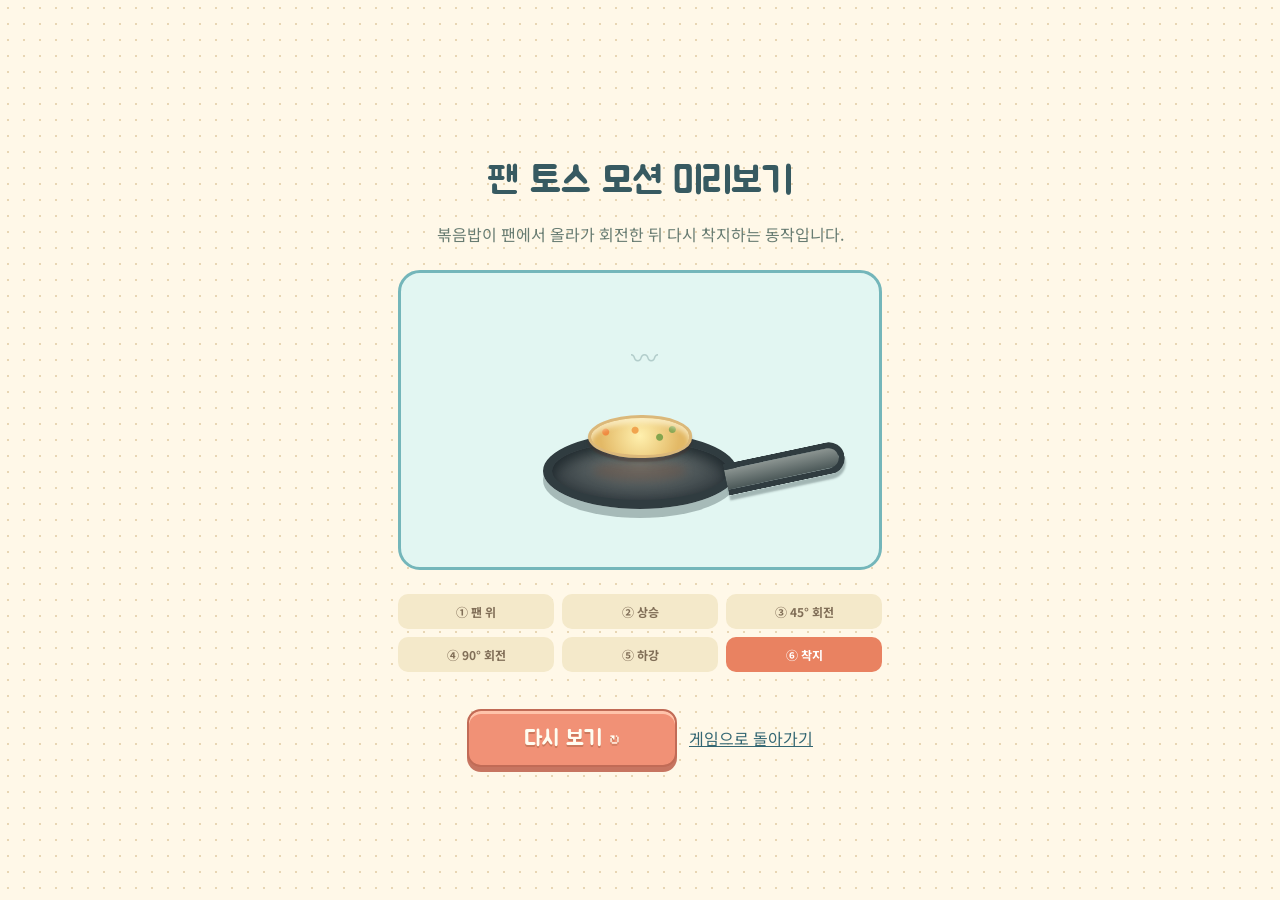
<file: motion-preview.html>
<!doctype html>
<html lang="ko">
<head>
  <meta charset="utf-8">
  <meta name="viewport" content="width=device-width, initial-scale=1">
  <title>팬 토스 모션 미리보기</title>
  <link rel="stylesheet" href="style.css">
  <link rel="stylesheet" href="game-expanded.css?v=3">
  <style>
    body{min-height:100vh;display:grid;place-items:center;padding:24px}
    main{width:min(540px,100%);text-align:center}
    h1{margin-bottom:8px}
    p{color:#687c72}
    .preview-board{height:300px;display:grid;place-items:center;margin:24px 0;border:3px solid #74b6ba;border-radius:22px;background:#e2f6f2;overflow:hidden}
    .preview-board .flip-scene{margin-top:18px}
    .motion-steps{display:grid;grid-template-columns:repeat(3,1fr);gap:8px;margin:0;padding:0;list-style:none}
    .motion-steps li{padding:9px 5px;border-radius:10px;background:#f4e9ca;color:#806e57;font-size:12px;font-weight:700}
    .motion-steps li.active{background:#e98261;color:white}
    .controls{display:flex;justify-content:center;gap:12px;margin-top:24px}
    .controls a{align-self:center;color:#346773}
  </style>
</head>
<body>
  <main>
    <h1>팬 토스 모션 미리보기</h1>
    <p>볶음밥이 팬에서 올라가 회전한 뒤 다시 착지하는 동작입니다.</p>
    <div class="preview-board">
      <div class="flip-scene recipe-motion-0" id="motion-scene">
        <span class="toss-shadow" aria-hidden="true"></span>
        <div class="flying-food food-0" role="img" aria-label="팬에서 뒤집히는 볶음밥">🍚</div>
        <span class="landing-ring" aria-hidden="true"></span>
        <div class="pan pan-illustration" aria-hidden="true"></div>
        <span class="steam">〰</span>
      </div>
    </div>
    <ol class="motion-steps" id="motion-steps">
      <li>① 팬 위</li><li>② 상승</li><li>③ 45° 회전</li>
      <li>④ 90° 회전</li><li>⑤ 하강</li><li>⑥ 착지</li>
    </ol>
    <div class="controls"><button class="primary" id="replay" type="button">다시 보기 ↻</button><a href="./index.html">게임으로 돌아가기</a></div>
  </main>
  <script src="motion-system.js?v=3"></script>
  <script>
    const scene=document.getElementById('motion-scene');
    const steps=[...document.querySelectorAll('#motion-steps li')];
    let timers=[];
    function replay(){
      timers.forEach(clearTimeout);timers=[];
      CookingMotion.play(scene,{scene:'pan',action:'toss'},'perfect');
      [0,320,545,755,1005,1230].forEach((time,index)=>timers.push(setTimeout(()=>steps.forEach((item,i)=>item.classList.toggle('active',i===index)),time)));
    }
    document.getElementById('replay').addEventListener('click',replay);
    replay();
  </script>
</body>
</html>
</file>
<file: style.css>
@import url('https://fonts.googleapis.com/css2?family=Jua&family=Noto+Sans+KR:wght@400;500;600;700;800&display=swap');
:root{font-family:'Noto Sans KR',sans-serif;color:#344a60;background:#fff8e8;font-synthesis:none}*{box-sizing:border-box}body{margin:0;background-image:radial-gradient(#e8d6b4 1px,transparent 1px);background-size:16px 16px}button,a{-webkit-tap-highlight-color:transparent}button{font:inherit;cursor:pointer}button:focus-visible,a:focus-visible{outline:4px solid #317fbb;outline-offset:4px}button:disabled{cursor:default;opacity:.7}header{max-width:1220px;margin:auto;padding:25px 28px 18px;display:flex;align-items:center;justify-content:space-between}.brand{display:flex;gap:10px;align-items:center;font-family:Jua,sans-serif;color:#245f69;text-decoration:none;font-size:29px;line-height:1}.brand small{display:block;font-size:12px;text-align:center;margin-top:8px;letter-spacing:3px}.brand-icon{font-size:37px}.header-actions{display:flex;gap:22px;align-items:center}.lesson-tag{font-size:13px;color:#8c897b}.small-button,.secondary{background:#fffdf4;border:2px solid #668e98;border-radius:12px;box-shadow:0 3px #cedddd;color:#346773;padding:10px 15px;font-size:14px;font-weight:700}main{max-width:1200px;margin:auto;padding:16px 28px 0}.lesson-heading{display:flex;justify-content:space-between;align-items:center;margin-bottom:24px}.eyebrow{font-size:11px;font-weight:800;letter-spacing:2px;color:#af9271}h1{font:38px Jua,sans-serif;margin:9px 0 0;color:#375a61}h1 em{font-style:normal;color:#e9785d}.difficulty{font-size:12px;color:#988572;text-align:right}.difficulty strong{display:block;font-size:21px;color:#efa344;margin-top:6px;letter-spacing:3px}.difficulty strong span{font:12px 'Noto Sans KR',sans-serif;letter-spacing:0;color:#687c72}.kitchen-shell{border:3px solid #4e828c;border-radius:25px;background:#f8fff8;box-shadow:0 8px 0 #b7d3cf,0 14px 30px #3a626512;overflow:hidden}.shell-top{background:#77bdba;padding:12px 22px;display:flex;justify-content:space-between;color:#fffdf1;font-size:13px;font-weight:700;border-bottom:3px solid #4e828c}.lights{letter-spacing:5px;color:#ffe4a2}.screens{display:grid;grid-template-columns:300px minmax(0,1fr);gap:20px;padding:22px}.coach-screen{border:2px solid #d89092;border-radius:17px;background-color:#ffd7d4;background-image:linear-gradient(90deg,#ffffff40 50%,transparent 50%),linear-gradient(#ffffff40 50%,transparent 50%);background-size:36px 36px;padding:15px;position:relative;overflow:hidden}.coach-top{display:flex;justify-content:space-between;font-size:13px;font-weight:800;color:#ae686d}.speech{position:relative;background:#fffdf1;border:2px solid #d59691;box-shadow:0 4px #e7ada5;border-radius:18px;margin-top:14px;padding:13px 14px;z-index:2}.speech:after{content:'';position:absolute;width:15px;height:15px;bottom:-10px;left:50%;background:#fffdf1;transform:rotate(45deg);border-right:2px solid #d59691;border-bottom:2px solid #d59691}#coach-name{font-size:11px;color:#ba7d74}.speech p{font:20px/1.5 Jua,sans-serif;color:#73595b;margin:7px 0 0;min-height:60px}.mascot-wrap{position:relative;height:220px;margin-top:10px;display:flex;justify-content:center;align-items:center}#mascot{height:230px;width:230px;object-fit:contain;animation:breathe 3s ease-in-out infinite}.sparkle{position:absolute;color:#fffef0;font-size:30px;text-shadow:0 2px #dfa67b}.one{left:0;top:40px}.two{right:0;top:120px}.notebook{position:relative;background:#fffef2;border:2px solid #c28d79;border-radius:12px;padding:14px;margin-top:8px;box-shadow:0 4px #e3b3a0}.note-label{font:16px Jua,sans-serif;color:#8e7264;border-bottom:1px dashed #cfb79d;padding-bottom:9px}.menu-preview{display:flex;align-items:center;gap:10px;padding:12px 0}.menu-preview img{width:87px;height:87px;object-fit:cover;border-radius:50%;border:3px solid #efdec1}.menu-preview strong{font:18px/1.5 Jua,sans-serif}.menu-preview span{display:block;font-size:10px;margin-top:4px;color:#9b8d76}.score-line{border-top:1px dashed #cfb79d;padding-top:9px;display:flex;justify-content:space-between;align-items:center;font-size:12px;color:#9a8170}.score-line b{font:30px Jua,sans-serif;color:#e68454}.work-screen{min-width:0}.steps{display:flex;justify-content:center;gap:25px;margin-bottom:16px}.steps>span{display:flex;gap:7px;align-items:center;font-size:13px;font-weight:700;color:#a9b7ad}.steps i{font-style:normal;border-radius:50%;background:#e8eee4;display:grid;place-items:center;width:26px;height:26px}.steps .active{color:#d87842}.steps .active i{color:#fff;background:#ed9c55;box-shadow:0 2px #bc703f}.steps .done{color:#4d9e92}.steps .done i{background:#d3eee0}.task-banner{display:flex;align-items:center;gap:13px;background:#ffdc82;border:2px solid #d8a257;border-radius:14px;padding:12px 17px;box-shadow:inset 0 3px #ffedb6,0 3px #efd4a6}#task-icon{font-size:32px}#stage-tag{font-size:11px;color:#947339}h2{font:24px Jua,sans-serif;margin:4px 0;color:#665333}.counter{margin-left:auto;background:#fff5ce;border:1px solid #e4be70;border-radius:9px;padding:8px;font-size:12px;white-space:nowrap;font-weight:800}.workspace{margin-top:17px;padding:17px 17px 0;background:#ffe7a5;border:2px solid #e5bc77;border-radius:16px;box-shadow:inset 0 4px #fff0c6}.board{position:relative;min-height:278px;background:#e2f6f2;border:3px solid #74b6ba;border-radius:21px;box-shadow:0 6px #d4af6c;overflow:hidden;touch-action:none;user-select:none}.board-head{position:absolute;top:13px;left:16px;right:16px;display:flex;justify-content:space-between;font-size:11px;font-weight:700;color:#83aaa5;pointer-events:none}.scene{height:238px;display:flex;justify-content:center;align-items:center;flex-direction:column}.ready-food{display:flex;gap:20px;padding-top:30px;font-size:65px;filter:drop-shadow(0 6px 0 #2d6d6610)}.ready-food span{display:block;animation:breathe 2.8s ease-in-out infinite}.ready-food span:nth-child(2){animation-delay:.5s}.ready-food span:nth-child(3){animation-delay:1s}.ready-copy{text-align:center;font:17px/1.6 Jua,sans-serif;color:#76a29c;margin:10px 0}.ready-copy strong{font-size:22px;color:#427b77}.gesture{position:relative;text-align:center;font-size:12px;color:#61938e;padding:0 10px 12px;pointer-events:none}.ingredient-tray{display:flex;justify-content:center;gap:7px;align-items:center;flex-wrap:wrap;padding:15px 0 12px}.ingredient-tray>span:not(.tray-label){font-size:12px;background:#fff7d9;padding:6px 8px;border:1px solid #edce8c;border-radius:8px;color:#94734a}.tray-label{font-size:10px;color:#b18a54;margin-right:3px}.ingredient-tray>span.used{opacity:.5}.controls{text-align:center;padding-top:13px}#feedback{font-size:14px;color:#6a8e7a;min-height:22px}.meter{height:24px;position:relative;max-width:370px;margin:15px auto 17px;background:#e9dfc6;border:3px solid #fff;outline:2px solid #bfcdba;border-radius:14px}.sweetspot{position:absolute;left:36%;width:28%;height:100%;background:#93c895}.meter-label{position:absolute;left:0;right:0;text-align:center;color:#365b3e;font-size:10px;line-height:18px}#needle{position:absolute;width:6px;height:32px;top:-7px;left:0;background:#d97655;border:2px solid white;border-radius:5px;box-shadow:0 1px 3px #0003}.action-row{display:flex;gap:12px;justify-content:center;align-items:center;margin-top:14px}.primary{font:22px Jua,sans-serif;padding:13px 27px;min-width:210px;border:2px solid #c16b56;border-radius:14px;background:#f19176;box-shadow:inset 0 3px #ffc3aa,0 5px #c77561;color:#fffdf1;text-shadow:0 2px #cc795d}.primary span{font-size:15px;margin-left:20px}.primary:active,.secondary:active,.small-button:active{transform:translateY(3px);box-shadow:none}#hint{font-size:11px;color:#97a597;margin:12px 0 0}.shell-bottom{display:flex;justify-content:space-between;border-top:1px dashed #b2ccbf;padding:13px 22px;color:#92a99a;font-size:11px}.shell-bottom span:last-child{font-size:9px;letter-spacing:1px}footer{display:flex;justify-content:space-between;color:#baa88a;font-size:10px;letter-spacing:1px;padding:24px 0}.food-actor{font-size:112px;position:relative;display:block;animation:breathe 3s ease-in-out infinite;filter:drop-shadow(0 8px 0 #507b6915);line-height:1.3;z-index:1}.knife{position:absolute;font-size:64px;left:calc(50% + 35px);top:57px;rotate:-28deg;z-index:3;pointer-events:none}.cut-guide{position:absolute;top:75px;left:50%;height:113px;border-left:3px dashed #ffffffbd;z-index:2;pointer-events:none}.food-piece{position:absolute;font-size:32px;left:50%;top:48%;z-index:4;pointer-events:none}.pan-scene{position:relative;width:260px;height:190px;margin-top:20px;display:grid;place-items:center}.pan-scene>.food-actor{font-size:160px}.pan-bit{position:absolute;font-size:31px;z-index:2}.pan-bit:nth-child(2){left:74px;top:50px}.pan-bit:nth-child(3){left:118px;top:75px}.pan-bit:nth-child(4){left:145px;top:37px}.steam{position:absolute;top:24px;left:41%;font-size:27px;opacity:.4;animation:steam 2s infinite;color:#6d9292}#drawing{width:100%;height:auto;max-height:238px;object-fit:contain;touch-action:none;cursor:crosshair}#drawing:not([hidden]){display:block}.result-image{width:145px;height:125px;object-fit:cover;border-radius:20px;margin-top:28px;border:3px solid white}.stars{font-size:30px;color:#e9b242;letter-spacing:5px}.result-title{font:21px Jua,sans-serif;margin:4px}.celebrate{animation:celebrate .6s ease-out}.confetti{position:absolute;top:-10px;width:9px;height:15px;background:#ee897a;pointer-events:none;animation:confetti 2s ease-in forwards}@keyframes breathe{0%,100%{transform:translateY(0) rotate(-2deg)}50%{transform:translateY(-7px) rotate(2deg)}}@keyframes steam{0%{translate:0 12px;opacity:0}50%{opacity:.5}100%{translate:0 -25px;opacity:0}}@keyframes celebrate{50%{transform:translateY(-18px) rotate(8deg)}}@keyframes confetti{to{transform:translateY(310px) rotate(420deg);opacity:0}}[hidden]{display:none!important}@media(max-width:900px){.screens{grid-template-columns:240px minmax(0,1fr);gap:14px;padding:15px}.coach-screen{padding:12px}.mascot-wrap{height:200px}#mascot{width:205px;height:205px}.speech p{font-size:18px}.menu-preview{flex-direction:column;text-align:center}.menu-preview strong br{display:none}.menu-preview img{width:70px;height:70px}.workspace{padding:12px 12px 0}h2{font-size:21px}.task-banner{gap:8px;padding:10px}.counter{font-size:10px}.steps{gap:18px}}@media(max-width:680px){header{padding:18px}.brand{font-size:25px}.brand-icon{font-size:30px}.lesson-tag{display:none}main{padding:10px 12px 0}.lesson-heading{padding:0 7px;margin-bottom:18px}h1{font-size:28px}.eyebrow{font-size:9px}.difficulty{display:none}.screens{display:flex;flex-direction:column;padding:12px}.coach-screen{height:155px;padding:12px;overflow:hidden}.coach-top{width:60%;font-size:11px}.speech{width:64%;margin-top:8px;padding:9px 11px}.speech p{font-size:17px;min-height:42px;margin-top:3px}.speech:after{left:auto;right:-9px;top:26px;rotate:-90deg}#coach-name{font-size:10px}.mascot-wrap{position:absolute;right:-5px;top:-13px;width:38%;height:180px}#mascot{width:165px;height:165px;max-width:100%;object-fit:contain}.sparkle{display:none}.notebook{position:absolute;right:5px;bottom:4px;padding:3px 10px;border:0;border-radius:20px;box-shadow:none;background:#fff3dedb}.note-label,.menu-preview{display:none}.score-line{border:0;padding:0;gap:8px}.score-line span{font-size:9px}.score-line b{font-size:21px}.steps{margin-top:4px;margin-bottom:12px}.board{min-height:265px}.scene{height:225px}.task-banner{padding:10px 12px}h2{font-size:21px}.shell-top{padding:10px 14px;font-size:11px}.shell-bottom{justify-content:center;padding:12px 6px;font-size:10px}.shell-bottom span:last-child{display:none}.primary{min-width:180px;font-size:21px}.secondary{font-size:12px;padding:11px}.controls{padding-bottom:10px}footer{font-size:8px;gap:10px}.ingredient-tray{gap:4px}.tray-label{display:none}#feedback{font-size:12px}.meter{max-width:85%}}@media(prefers-reduced-motion:reduce){*,*:before,*:after{animation:none!important;transition:none!important}}
</file>
<file: game-expanded.css>
.recipe-picker{display:grid;grid-template-columns:repeat(5,1fr);gap:6px;margin-bottom:10px}
.recipe-card{min-width:0;border:2px solid #d8b66d;border-radius:10px;background:#fff7d7;color:#796446;padding:7px 3px;font-size:10px;font-weight:800;line-height:1.25;box-shadow:0 2px #ddb977}
.recipe-card span{display:block;font-size:22px;margin-bottom:2px}
.recipe-card .dish-thumb{font-size:0;margin:0 auto 3px}
.recipe-card.selected{background:#e9725f;border-color:#a94e48;color:white;box-shadow:0 3px #a94e48}
.recipe-card:disabled{opacity:.65;cursor:default}
.menu-emoji{display:grid;place-items:center;flex:0 0 78px;width:78px;height:78px;border-radius:50%;background:#fff2cb;border:3px solid #efdec1;font-size:45px}
.dish-art{background-image:url('food-sprite-v1.png');background-repeat:no-repeat;background-size:400% 200%;background-color:transparent}
.dish-0{background-position:0 0}.dish-1{background-position:33.333% 0}.dish-2{background-position:66.667% 0}.dish-3{background-position:100% 0}.dish-4{background-position:0 100%}.dish-5{background-position:33.333% 100%}.dish-6{background-position:66.667% 100%}.dish-7{background-position:100% 100%}
.dish-thumb{width:48px;height:34px;border-radius:7px;display:block}.menu-image{display:block;flex:0 0 78px;width:78px;height:78px;border-radius:50%;border:3px solid #efdec1;background-color:#fff2cb}.result-art{display:block;width:190px;height:190px;aspect-ratio:1;margin:13px auto 3px;background-size:400% 200%;background-color:#fff8dc;border-radius:18px;filter:drop-shadow(0 7px 0 #507b6915)}
.ready-dish{font-size:98px;margin-top:23px;filter:drop-shadow(0 8px 0 #507b6915);animation:breathe 2.8s ease-in-out infinite}
.chop-arena{position:relative;width:250px;height:190px;margin-top:30px;display:grid;place-items:center;--cut-progress:0}
.chop-food{font-size:112px;filter:drop-shadow(0 9px 0 #507b6915);transition:translate .08s,rotate .08s}
.chop-food.cut-bounce{animation:cut-bounce .14s ease-out}.cut-line{position:absolute;left:50%;top:28px;height:135px;border-left:3px dashed #d9957b;opacity:.8;transform:rotate(6deg)}.cut-pile{position:absolute;inset:0;pointer-events:none}.slice-chip{position:absolute;font-size:23px;animation:slice-fall .42s ease-out;filter:drop-shadow(0 2px 0 #47766b33)}
.ingredient-cut-art{position:relative;width:230px;height:170px;--whole-offset:0px;--pieces-offset:22px;--pieces-scale:.65;filter:drop-shadow(0 7px 0 #507b6915)}.ingredient-whole,.ingredient-pieces{position:absolute;inset:0;background-image:url('ingredient-cut-sprite-v1.png');background-repeat:no-repeat;background-size:400% 200%;transition:opacity .18s ease,transform .18s ease}.ingredient-whole{clip-path:inset(0 50% 0 0);opacity:calc(1 - var(--cut-progress));transform:translateX(var(--whole-offset))}.ingredient-pieces{clip-path:inset(0 0 0 50%);opacity:var(--cut-progress);transform:translate(var(--pieces-offset),-10px) scale(var(--pieces-scale));transform-origin:66% 59%}.ingredient-cut-0 .ingredient-whole,.ingredient-cut-0 .ingredient-pieces{background-position:0 0}.ingredient-cut-1 .ingredient-whole,.ingredient-cut-1 .ingredient-pieces{background-position:33.333% 0}.ingredient-cut-2 .ingredient-whole,.ingredient-cut-2 .ingredient-pieces{background-position:66.667% 0}.ingredient-cut-3 .ingredient-whole,.ingredient-cut-3 .ingredient-pieces{background-position:100% 0}.ingredient-cut-4 .ingredient-whole,.ingredient-cut-4 .ingredient-pieces{background-position:0 100%}.ingredient-cut-5 .ingredient-whole,.ingredient-cut-5 .ingredient-pieces{background-position:33.333% 100%}.ingredient-cut-6 .ingredient-whole,.ingredient-cut-6 .ingredient-pieces{background-position:66.667% 100%}.ingredient-cut-7 .ingredient-whole,.ingredient-cut-7 .ingredient-pieces{background-position:100% 100%}.ingredient-cut-art.cut-bounce{animation:cut-art-bounce .18s ease-out}.real-slice{position:absolute;width:12px;height:9px;border-radius:3px;background:var(--slice-color,#e97845);border:1px solid #fff8;animation:real-slice-pop .42s ease-out;box-shadow:0 2px 1px #47766b33}
.chop-knife{position:absolute;right:42px;top:15px;font-size:72px;rotate:-32deg;transform-origin:20% 90%}
.chop-knife.strike{animation:knife-strike .13s ease-out}
.flip-scene{position:relative;width:290px;height:220px;margin-top:20px;display:grid;place-items:center}
.flip-scene .pan{position:absolute;bottom:8px;font-size:150px;transform-origin:75% 70%;z-index:1}
.flying-food{position:absolute;bottom:77px;font-size:70px;z-index:3;filter:drop-shadow(0 6px 2px #31534a22)}
.flip-scene .steam{top:18px;left:47%;z-index:4}
.pan-food{position:absolute;bottom:42px;left:50%;width:126px;height:48px;z-index:2}.pan-food span{position:absolute;font-size:27px;filter:drop-shadow(0 3px 0 #365c5418)}.pan-food span:first-child{left:12px;top:8px}.pan-food span:last-child{right:12px;top:0}.pan-food.ingredients-jump{animation:ingredients-jump .62s ease-out}.pan-food.ingredients-shake{animation:ingredients-shake .45s ease-out}
.flying-food.flip-perfect{animation:food-flip-perfect .62s cubic-bezier(.2,.8,.3,1)}
.flying-food.flip-good{animation:food-flip-good .62s ease-out}
.flying-food.flip-miss{animation:food-flip-miss .5s ease-out}
.pan.pan-scoop{animation:pan-scoop .62s ease-out}
.pan.pan-wobble{animation:pan-wobble .45s ease-out}
.water-scene{position:relative;width:280px;height:205px;margin-top:22px}.water-pot{position:absolute;left:50%;bottom:14px;width:178px;height:145px;translate:-50% 0;overflow:hidden;border-radius:26px 26px 45px 45px;z-index:2}.water-pot-emoji{position:absolute;left:50%;bottom:-9px;translate:-50% 0;font-size:145px;line-height:1;z-index:2}.water-fill{position:absolute;left:38px;right:38px;bottom:37px;height:52%;background:linear-gradient(#b8eff0,#5bc3cd);border:3px solid #317fbb;border-radius:50% 50% 18px 18px;z-index:1;transform-origin:bottom;transform:scaleY(.75);transition:transform .28s ease}.water-surface{position:absolute;left:30px;right:30px;bottom:93px;height:28px;border-radius:50%;background:#7fdbdf;border:3px solid #317fbb;z-index:3;transform:scaleX(.85);transition:transform .28s ease}.water-pour{position:absolute;left:79px;top:10px;font-size:32px;opacity:.25;z-index:5;animation:water-drop 1.15s ease-in infinite}.water-pour-two{left:177px;top:28px;animation-delay:.45s}.water-gauge{position:absolute;right:0;top:47px;width:93px;padding:7px 7px 8px;border-radius:10px;background:#fff8dc;border:2px solid #d8a257;color:#8e6d46;font-size:10px;text-align:center;z-index:6}.water-gauge i{display:block;height:10px;margin:5px 0;background:linear-gradient(90deg,#e68165 0 36%,#8bd08f 36% 68%,#e68165 68%);border-radius:8px}.water-gauge b{font-size:9px;color:#4c956f}.water-scene.water-success .water-fill{transform:scaleY(1)}.water-scene.water-success .water-surface{transform:scaleX(1.02)}.water-scene.water-success .water-pour{opacity:1;animation-duration:.45s}.water-scene.water-miss{animation:ingredients-shake .45s ease-out}
.egg-scene{position:relative;width:220px;height:205px;margin-top:24px;display:flex;flex-direction:column;align-items:center;justify-content:center}
.egg{font-size:95px;z-index:2;transform-origin:50% 100%}
.bowl{font-size:100px;margin-top:-25px}
.egg.egg-crack{animation:egg-crack .6s ease-out}
.egg.egg-wobble{animation:pan-wobble .4s ease-out}
.skill-scene{position:relative;width:220px;height:205px;margin-top:24px;display:grid;place-items:center}.skill-visual{font-size:100px;filter:drop-shadow(0 8px 0 #507b6915)}.skill-target{position:absolute;inset:25px;border:3px dashed #8cc8bc;border-radius:50%;color:#8cc8bc;font-size:26px;display:grid;place-items:center}.skill-visual.skill-hit{animation:skill-hit .52s ease-out}.skill-visual.skill-wobble{animation:pan-wobble .4s ease-out}.skill-visual.skill-holding{animation:skill-holding 1.1s ease-in-out infinite}.hold-mode .skill-target{border-color:#e6a34b;animation:target-pulse 1.1s ease-in-out infinite}
.active-cook-scene{position:relative;width:300px;height:220px;margin-top:17px;isolation:isolate;--cook-progress:0}
.cook-vessel{position:absolute;left:50%;bottom:13px;width:230px;height:145px;translate:-50% 0;transform-origin:62% 76%;z-index:3}
.vessel-emoji{position:absolute;inset:auto 0 0;display:block;font-size:146px;line-height:1;text-align:center;filter:drop-shadow(0 8px 3px #31534a22)}
.cook-surface{position:absolute;left:54px;top:43px;width:116px;height:66px;border-radius:50%;background-size:400% 200%;opacity:calc(.5 + var(--cook-progress)*.5);filter:saturate(calc(.7 + var(--cook-progress)*.5));transform:perspective(90px) rotateX(48deg);z-index:2;box-shadow:inset 0 0 0 3px #fff8}
.cook-utensil{position:absolute;right:34px;top:12px;font-size:75px;transform:rotate(-34deg);transform-origin:42% 88%;z-index:8;filter:drop-shadow(0 5px 2px #31534a20)}
.cook-morsel{position:absolute;z-index:5;font-size:25px;filter:drop-shadow(0 2px 1px #31534a2b);transition:opacity .25s}.morsel-a{left:72px;top:56px}.morsel-b{left:112px;top:48px}.morsel-c{left:145px;top:64px}
.sizzle-dot{position:absolute;width:7px;height:7px;border:2px solid #fff8c9;border-radius:50%;z-index:6;opacity:.8}.dot-a{left:96px;top:50px}.dot-b{left:132px;top:72px}.dot-c{left:160px;top:47px}
.steam-streams{position:absolute;left:73px;top:5px;width:145px;height:90px;z-index:2}.steam-streams i,.heat-steam i{position:absolute;bottom:0;width:9px;height:58px;border-left:5px solid #fff9;border-radius:50%;animation:cook-steam 2s ease-in-out infinite}.steam-streams i:nth-child(1),.heat-steam i:nth-child(1){left:24px}.steam-streams i:nth-child(2),.heat-steam i:nth-child(2){left:68px;animation-delay:.55s}.steam-streams i:nth-child(3),.heat-steam i:nth-child(3){left:110px;animation-delay:1.05s}
.heat-glow{position:absolute;left:66px;bottom:16px;width:154px;height:37px;display:flex;justify-content:center;gap:4px;z-index:1}.heat-glow i,.heat-flames i{width:26px;height:32px;background:#ff9d3f;border-radius:55% 45% 60% 40%;transform:rotate(45deg);animation:flame-flicker .55s ease-in-out infinite alternate;box-shadow:0 0 14px #ffb23f99}.heat-glow i:nth-child(2),.heat-flames i:nth-child(2){animation-delay:.18s;background:#ffcb52}.heat-glow i:nth-child(3),.heat-flames i:nth-child(3){animation-delay:.34s}
.action-caption{position:absolute;left:50%;bottom:0;translate:-50% 0;padding:4px 10px;border-radius:12px;background:#fff8d9;color:#97713d;font-size:10px;font-weight:800;z-index:9}
.active-cook-scene.cook-perfect .cook-utensil,.active-cook-scene.cook-good .cook-utensil{animation:utensil-stir .72s cubic-bezier(.25,.8,.25,1)}.active-cook-scene.cook-perfect .cook-surface,.active-cook-scene.cook-good .cook-surface{animation:food-fold .72s ease-out}.active-cook-scene.cook-perfect .cook-morsel,.active-cook-scene.cook-good .cook-morsel{animation:morsel-fold .72s ease-in-out}.active-cook-scene.tossing.cook-perfect .cook-vessel,.active-cook-scene.tossing.cook-good .cook-vessel{animation:vessel-toss .72s ease-out}.active-cook-scene.tossing.cook-perfect .cook-surface,.active-cook-scene.tossing.cook-good .cook-surface{animation:food-toss .72s cubic-bezier(.2,.8,.3,1)}.active-cook-scene.cook-miss .cook-vessel{animation:ingredients-shake .45s ease-out}.active-cook-scene.cook-miss .cook-utensil{animation:utensil-miss .45s ease-out}
.heat-scene{position:relative;width:260px;height:205px;margin-top:24px;isolation:isolate}.heat-pot{position:absolute;left:50%;bottom:12px;translate:-50% 0;font-size:142px;z-index:3;filter:drop-shadow(0 7px 3px #31534a22)}.heat-surface{position:absolute;left:72px;top:64px;width:116px;height:62px;border-radius:50%;background-size:400% 200%;transform:perspective(85px) rotateX(52deg);z-index:4;filter:saturate(.8)}.heat-flames{position:absolute;left:76px;bottom:11px;width:108px;display:flex;justify-content:center;gap:0;z-index:1}.heat-flames i{width:24px;height:28px;opacity:.48;animation-duration:.7s}.heat-steam{position:absolute;left:56px;top:1px;width:148px;height:82px;opacity:.45;z-index:2}.boil-bubbles{position:absolute;left:78px;top:70px;width:105px;height:54px;z-index:6}.boil-bubbles i{position:absolute;bottom:4px;width:11px;height:11px;border:2px solid #fff9;border-radius:50%;opacity:.2}.boil-bubbles i:nth-child(1){left:7px}.boil-bubbles i:nth-child(2){left:35px}.boil-bubbles i:nth-child(3){left:62px}.boil-bubbles i:nth-child(4){left:87px}.heat-scene.heat-active .heat-flames i{opacity:1;animation-duration:.32s}.heat-scene.heat-active .boil-bubbles i{animation:boil-rise .85s ease-out infinite}.heat-scene.heat-active .boil-bubbles i:nth-child(2){animation-delay:.18s}.heat-scene.heat-active .boil-bubbles i:nth-child(3){animation-delay:.36s}.heat-scene.heat-active .boil-bubbles i:nth-child(4){animation-delay:.55s}.heat-scene.heat-active .heat-steam{opacity:1}.heat-scene.heat-done{animation:pot-settle .68s ease-out}.heat-scene.heat-done .heat-surface{filter:saturate(1.15)}.heat-scene.heat-miss{animation:ingredients-shake .45s ease-out}
.stir-scene .flying-food{font-size:78px}
.one-bit,.two-bit{z-index:4}
.one-bit{left:78px!important;top:102px!important}
.two-bit{left:175px!important;top:83px!important}
.result-dish{font-size:110px;margin-top:30px;filter:drop-shadow(0 7px 0 #507b6915)}
.result-name{font:20px Jua,sans-serif;color:#527b75;margin:2px 0 4px}
.result-layout{display:flex;flex-direction:column;align-items:center}.rank-panel{display:flex;align-items:center;gap:10px;min-width:245px;margin-top:-3px;padding:8px 13px;border:2px solid #d8a257;border-radius:13px;background:#fff8dc;box-shadow:0 3px #e7c88f;text-align:left}.rank-letter{display:grid;place-items:center;width:42px;height:42px;border-radius:12px;background:#ef9c48;color:#fffdf1;font:30px Jua,sans-serif;text-shadow:0 2px #be6b43}.rank-panel strong{display:block;font:16px Jua,sans-serif;color:#74553d}.rank-panel p{margin:2px 0;color:#8f7964;font-size:10px}.rank-panel small{color:#b1845f;font-size:10px}.rank-s .rank-letter{background:#e8a631}.rank-a .rank-letter{background:#e78258}.rank-b .rank-letter{background:#6eaf9f}.rank-c .rank-letter{background:#98a7a1}.rank-scale{margin:2px 0 4px;color:#ad9475;font-size:10px;letter-spacing:.4px}
.drawing-mode{background:#f5efe1}
#combo{color:#df765d;font-weight:800}
.steps{gap:10px}
.steps>span{font-size:12px}
.steps i{flex:0 0 auto}
@keyframes knife-strike{0%{transform:rotate(0) translateY(0)}55%{transform:rotate(-30deg) translate(-18px,30px)}100%{transform:rotate(0) translateY(0)}}
@keyframes cut-bounce{45%{transform:translateX(-11px) rotate(-8deg)}100%{transform:translateX(0) rotate(0)}}
@keyframes cut-art-bounce{35%{transform:translateX(-8px) rotate(-3deg)}100%{transform:translateX(0) rotate(0)}}
@keyframes real-slice-pop{0%{transform:translate(-5px,-18px) scale(.45);opacity:0}55%{opacity:1}100%{transform:translate(0,0) scale(1);opacity:1}}
@keyframes slice-fall{0%{transform:translateY(-25px) scale(.6);opacity:0}100%{transform:translateY(0) scale(1);opacity:1}}
@keyframes ingredients-jump{0%,100%{transform:translateY(0)}45%{transform:translateY(-25px) rotate(12deg)}75%{transform:translateY(3px) rotate(-6deg)}}
@keyframes ingredients-shake{20%{transform:translateX(-13px)}40%{transform:translateX(12px)}60%{transform:translateX(-8px)}80%{transform:translateX(5px)}}
@keyframes food-flip-perfect{0%{transform:translateY(0) rotate(0)}48%{transform:translateY(-115px) rotate(190deg) scale(1.12)}100%{transform:translateY(0) rotate(360deg)}}
@keyframes food-flip-good{0%{transform:translateY(0) rotate(0)}50%{transform:translateY(-72px) rotate(165deg)}100%{transform:translateY(0) rotate(330deg)}}
@keyframes food-flip-miss{45%{transform:translate(65px,-28px) rotate(110deg)}100%{transform:translate(0,0) rotate(0)}}
@keyframes pan-scoop{40%{transform:translateY(15px) rotate(-11deg)}75%{transform:translateY(-8px) rotate(7deg)}}
@keyframes pan-wobble{20%{transform:rotate(-10deg)}40%{transform:rotate(9deg)}65%{transform:rotate(-6deg)}85%{transform:rotate(3deg)}}
@keyframes egg-crack{0%{transform:translateY(0) rotate(0)}28%{transform:translateY(17px) rotate(-8deg)}45%{transform:translateY(-8px) rotate(8deg)}100%{transform:translateY(20px) scale(.86)}}
@keyframes skill-hit{0%{transform:scale(1)}45%{transform:scale(1.25) rotate(-8deg)}100%{transform:scale(1)}}
@keyframes skill-holding{0%,100%{transform:scale(1) rotate(-3deg)}50%{transform:scale(1.12) rotate(3deg)}}
@keyframes target-pulse{0%,100%{transform:scale(.94);opacity:.65}50%{transform:scale(1.05);opacity:1}}
@keyframes cook-steam{0%{transform:translate(0,15px) scale(.75);opacity:0}45%{opacity:.7}100%{transform:translate(9px,-22px) scale(1.2);opacity:0}}
@keyframes flame-flicker{from{transform:rotate(45deg) scale(.85,1)}to{transform:rotate(39deg) scale(1.08,.82)}}
@keyframes utensil-stir{0%{transform:rotate(-34deg) translate(0,0)}25%{transform:rotate(-10deg) translate(-25px,18px)}55%{transform:rotate(-53deg) translate(-42px,9px)}82%{transform:rotate(-20deg) translate(-15px,20px)}100%{transform:rotate(-34deg) translate(0,0)}}
@keyframes utensil-miss{25%{transform:rotate(-20deg) translate(-5px,7px)}55%{transform:rotate(-50deg) translate(7px,-4px)}80%{transform:rotate(-26deg)}}
@keyframes food-fold{0%,100%{transform:perspective(90px) rotateX(48deg) scale(1)}40%{transform:perspective(90px) rotateX(48deg) scale(.88) rotate(-8deg)}72%{transform:perspective(90px) rotateX(48deg) scale(1.08) rotate(5deg)}}
@keyframes morsel-fold{0%,100%{translate:0 0;scale:1}38%{translate:32px 13px;scale:.72}72%{translate:-10px -8px;scale:1.08}}
@keyframes vessel-toss{0%,100%{transform:translate(0,0) rotate(0)}35%{transform:translate(12px,10px) rotate(8deg)}68%{transform:translate(-8px,-8px) rotate(-7deg)}}
@keyframes food-toss{0%,100%{transform:perspective(90px) rotateX(48deg) translateY(0) rotate(0)}48%{transform:perspective(90px) rotateX(28deg) translateY(-83px) rotate(170deg) scale(.88)}78%{transform:perspective(90px) rotateX(48deg) translateY(-8px) rotate(340deg)}}
@keyframes boil-rise{0%{transform:translateY(5px) scale(.5);opacity:0}35%{opacity:1}100%{transform:translateY(-42px) scale(1.25);opacity:0}}
@keyframes pot-settle{30%{transform:translateY(5px)}62%{transform:translateY(-4px)}100%{transform:translateY(0)}}
@keyframes water-drop{0%{transform:translateY(-8px);opacity:0}35%{opacity:1}100%{transform:translateY(82px);opacity:0}}
.ingredient-whole,.ingredient-pieces{background-image:url('ingredient-cut-sprite-v2.png')}
.ingredient-cut-art{background-image:url('ingredient-cut-sprite-v1.png');background-repeat:no-repeat;background-size:400% 200%;background-position:var(--cut-bg,0 0)}
.ingredient-cut-0{--cut-bg:0 0}.ingredient-cut-1{--cut-bg:33.333% 0}.ingredient-cut-2{--cut-bg:66.667% 0}.ingredient-cut-3{--cut-bg:100% 0}.ingredient-cut-4{--cut-bg:0 100%}.ingredient-cut-5{--cut-bg:33.333% 100%}.ingredient-cut-6{--cut-bg:66.667% 100%}.ingredient-cut-7{--cut-bg:100% 100%}
.egg-scene{height:240px}.egg-shell{position:absolute;font-size:82px;z-index:3;line-height:1}.egg-top{top:34px;clip-path:inset(0 0 52% 0);transform-origin:50% 100%}.egg-bottom{top:78px;clip-path:inset(48% 0 0 0);transform-origin:50% 0}.egg-yolk{position:absolute;top:98px;font-size:38px;opacity:0;z-index:2}.egg-scene.egg-success .egg-top{animation:egg-shell-top .62s ease-out}.egg-scene.egg-success .egg-bottom{animation:egg-shell-bottom .62s ease-out}.egg-scene.egg-success .egg-yolk{animation:egg-yolk-pop .62s ease-out forwards}.egg-scene.egg-miss{animation:pan-wobble .4s ease-out}
.egg-whole{position:absolute;top:39px;font-size:88px;z-index:4}.egg-scene.egg-success .egg-whole{animation:egg-whole-hide .22s ease-out forwards}.result-mode{min-height:480px}.result-mode .scene{height:435px;overflow:visible}.result-layout{min-height:395px;justify-content:flex-start;padding-top:8px;gap:5px}.result-art{margin:4px auto 8px;width:180px;height:180px}.rank-panel{margin-top:4px}.result-name{margin-top:7px}.morsel-d{left:92px;top:82px}.cook-morsel{font-size:23px}
@keyframes egg-whole-hide{to{opacity:0;transform:scale(.7)}}
@keyframes egg-shell-top{0%,100%{transform:translateY(0) rotate(0)}45%{transform:translate(-24px,-26px) rotate(-18deg)}70%{transform:translate(-32px,-12px) rotate(-26deg)}}
@keyframes egg-shell-bottom{0%,100%{transform:translateY(0) rotate(0)}45%{transform:translate(24px,14px) rotate(18deg)}70%{transform:translate(32px,22px) rotate(26deg)}}
@keyframes egg-yolk-pop{0%{opacity:0;transform:translateY(-8px) scale(.4)}45%{opacity:1;transform:translateY(2px) scale(1.1)}100%{opacity:1;transform:translateY(12px) scale(1)}}
.cook-pieces{position:absolute;left:54px;top:43px;width:116px;height:66px;border-radius:50%;background-image:url('ingredient-pieces-sprite-v1.png');background-repeat:no-repeat;background-size:400% 200%;opacity:calc(.65 + var(--cook-progress)*.35);filter:saturate(calc(.8 + var(--cook-progress)*.35));transform:perspective(90px) rotateX(48deg);z-index:2;box-shadow:inset 0 0 0 3px #fff8}
.cut-pieces-0{background-position:0 0}.cut-pieces-1{background-position:33.333% 0}.cut-pieces-2{background-position:66.667% 0}.cut-pieces-3{background-position:100% 0}.cut-pieces-4{background-position:0 100%}.cut-pieces-5{background-position:33.333% 100%}.cut-pieces-6{background-position:66.667% 100%}.cut-pieces-7{background-position:100% 100%}
.active-cook-scene.cook-perfect .cook-pieces,.active-cook-scene.cook-good .cook-pieces{animation:food-fold .72s ease-out}.active-cook-scene.tossing.cook-perfect .cook-pieces,.active-cook-scene.tossing.cook-good .cook-pieces{animation:food-toss .72s cubic-bezier(.2,.8,.3,1)}
.raw-noodles{position:absolute;left:50%;top:19px;width:190px;height:145px;object-fit:contain;translate:-50% 0;z-index:4;filter:drop-shadow(0 5px 2px #31534a22)}.heat-scene.heat-active .raw-noodles{animation:noodle-stir .9s ease-in-out infinite}.heat-scene.heat-done .raw-noodles{filter:saturate(1.15) drop-shadow(0 5px 2px #31534a22)}
@keyframes noodle-stir{0%,100%{transform:rotate(-3deg) translateY(0)}50%{transform:rotate(4deg) translateY(-6px)}}
@media(max-width:680px){.recipe-picker{overflow-x:auto;display:flex;padding:1px 0 6px;scrollbar-width:none}.recipe-picker::-webkit-scrollbar{display:none}.recipe-card{flex:0 0 78px;font-size:10px}.recipe-card span{font-size:20px}.recipe-card .dish-thumb{font-size:0}.steps{justify-content:flex-start;overflow-x:auto;padding-left:9px;padding-right:9px;scrollbar-width:none}.steps::-webkit-scrollbar{display:none}.steps>span{flex:0 0 auto;font-size:10px}.chop-arena,.flip-scene,.active-cook-scene,.heat-scene{max-width:100%}.ingredient-cut-art{transform:scale(.92)}.result-art{width:190px;height:190px}.rank-panel{min-width:0;width:100%;max-width:280px}}
@media(prefers-reduced-motion:reduce){.flying-food.flip-perfect,.flying-food.flip-good,.flying-food.flip-miss,.pan.pan-scoop,.pan.pan-wobble,.egg.egg-crack,.egg.egg-wobble,.chop-knife.strike,.ingredient-cut-art,.active-cook-scene *,.heat-scene *{animation-duration:.01ms!important;transition-duration:.01ms!important}}
.board.result-mode{min-height:480px}.board.result-mode .scene{height:435px;overflow:visible}
.difficulty-picker{display:flex;justify-content:flex-end;gap:4px;margin-top:6px}.difficulty-picker button{width:28px;height:25px;padding:0;border:2px solid #d7b778;border-radius:8px;background:#fff8dc;color:#a17a4d;font-weight:800;font-size:12px;cursor:pointer}.difficulty-picker button.selected{background:#e98261;color:#fff;border-color:#b95f4d;box-shadow:0 2px #a95146}.difficulty>span{font-size:10px;color:#9b8a76}
.difficulty{display:block!important;min-width:120px}.difficulty-picker{display:flex!important}
.dish-8,.dish-9,.dish-10{background-image:url('new-food-sprite-v1.png');background-size:300% 100%}.dish-8{background-position:0 0}.dish-9{background-position:50% 0}.dish-10{background-position:100% 0}.cut-pieces-8{background-position:0 0}.cut-pieces-9{background-position:33.333% 0}.cut-pieces-10{background-position:66.667% 0}
.recipe-cook-9 .cook-pieces,.recipe-cook-10 .cook-pieces{display:none}
.broth-scene{position:relative;width:290px;height:215px;margin-top:18px;display:grid;place-items:center}.broth-pot{position:relative;width:220px;height:155px;margin-top:26px;border:7px solid #6d5149;border-radius:25px 25px 70px 70px;background:linear-gradient(#b87b51 0 10%,#76504a 11% 100%);box-shadow:inset 0 12px 0 #d5a06c,0 8px 0 #416f6655;overflow:hidden}.broth-liquid{position:absolute;left:12px;right:12px;top:18px;height:94px;border-radius:50%;background:radial-gradient(ellipse at 50% 35%,#c98d45,#9c5d31 70%);border:4px solid #e1b16e;animation:broth-simmer 1.5s ease-in-out infinite}.broth-scallion{position:absolute;top:48px;left:69px;color:#73a94d;letter-spacing:12px;font-size:18px;z-index:2;animation:broth-float 1.2s ease-in-out infinite}.broth-ladle{position:absolute;z-index:4;right:26px;top:10px;font-size:62px;rotate:-28deg;transform-origin:25% 80%;animation:ladle-stir 1.1s ease-in-out infinite}.broth-steam{position:absolute;top:-2px;width:18px;height:47px;border-left:4px solid #fff8;border-radius:50%;animation:steam-rise 1.4s ease-in-out infinite}.broth-steam.s1{left:58px}.broth-steam.s2{left:103px;animation-delay:.35s}.broth-steam.s3{left:150px;animation-delay:.7s}@keyframes ladle-stir{0%,100%{transform:rotate(-10deg) translate(0,0)}50%{transform:rotate(24deg) translate(-18px,14px)}}@keyframes broth-simmer{0%,100%{transform:scale(1,.94)}50%{transform:scale(1.04,1)}}@keyframes broth-float{0%,100%{transform:translateY(0)}50%{transform:translateY(8px)}}
.dough-roll-scene{position:relative;width:300px;height:215px;margin-top:18px;display:grid;place-items:center}.cutting-board{position:relative;width:260px;height:150px;border-radius:18px;background:linear-gradient(135deg,#e5a866,#c97a45);border:7px solid #a95f38;box-shadow:0 8px 0 #416f6655;display:grid;place-items:center;overflow:hidden}.dough-round{font-size:86px;filter:drop-shadow(0 4px 2px #75442c55);animation:dough-spread 1.6s ease-in-out infinite}.rolling-pin{position:absolute;top:42px;left:50%;width:126px;height:24px;translate:-50% 0;rotate:-10deg;background:linear-gradient(#f3c27d,#b9713d);border:4px solid #8e4f32;border-radius:15px;z-index:3;transform-origin:50% 70%;animation:roll-pin .85s ease-in-out infinite alternate}.rolling-pin:before,.rolling-pin:after{content:'';position:absolute;top:4px;width:25px;height:16px;background:#6f4939;border-radius:8px}.rolling-pin:before{left:-28px}.rolling-pin:after{right:-28px}.rolling-pin i{position:absolute;left:-42px;right:-42px;top:9px;height:6px;background:#694637;border-radius:5px;z-index:-1}.flour-dust{position:absolute;bottom:18px;color:#fff5d0;font-size:22px;letter-spacing:11px}@keyframes roll-pin{from{transform:translateX(-58px)}to{transform:translateX(58px)}}@keyframes dough-spread{0%,100%{transform:scale(1)}50%{transform:scale(1.18,.82)}}
.meter{--meter-left:43%;--meter-width:14%;background:linear-gradient(90deg,#e87968 0 var(--meter-left),#8dcc91 var(--meter-left) calc(var(--meter-left) + var(--meter-width)),#e87968 calc(var(--meter-left) + var(--meter-width)) 100%);box-shadow:inset 0 2px 0 #fff8,0 0 0 2px #bf8a68}.meter .sweetspot{background:transparent}.meter-label{font-weight:900;text-shadow:0 1px #fff8}.meter:before,.meter:after{position:absolute;top:50%;translate:0 -50%;z-index:2;color:#fff8;font-size:9px;font-weight:900;pointer-events:none}.meter:before{content:'멈춰!';left:8px}.meter:after{content:'멈춰!';right:8px}
.difficulty-modal{position:fixed;inset:0;z-index:120;display:grid;place-items:center;background:#204f59aa;padding:20px}.difficulty-modal[hidden]{display:none}.difficulty-modal-card{position:relative;width:min(430px,92vw);padding:28px 26px 24px;border:4px solid #fff0bd;border-radius:22px;background:#fff8df;box-shadow:0 15px 40px #173f4770;text-align:center}.difficulty-modal-card>small{color:#af865c;letter-spacing:1px;font-weight:800}.difficulty-modal-card h2{font-size:30px;margin:8px 0 4px;color:#486e6b}.difficulty-modal-card p{margin:0 0 18px;color:#927966;font-size:13px}.difficulty-close{position:absolute;right:12px;top:8px;border:0;background:none;font-size:28px;color:#997e68;cursor:pointer}.difficulty-modal-options{display:grid;grid-template-columns:repeat(3,1fr);gap:8px;margin-bottom:18px}.difficulty-modal-options button{padding:12px 5px;border:2px solid #d7b778;border-radius:12px;background:#fffdf1;color:#9c754a;font:22px Jua,sans-serif;cursor:pointer}.difficulty-modal-options button.selected{background:#e98261;border-color:#b95f4d;color:#fff}.difficulty-modal-options small{display:block;font:10px 'Noto Sans KR',sans-serif;margin-top:4px;opacity:.8}.difficulty-modal-card .primary{width:100%;min-width:0;font-size:19px}
.intro-video img{animation:intro-pan 3.2s ease-in-out infinite alternate!important}
.intro-video>img:first-child{animation:intro-pan-real 2.8s ease-in-out infinite alternate!important;transform-origin:52% 65%}.stage-failed{animation:stage-fail-shake .5s ease-out}.stage-failed .active-cook-scene,.stage-failed .heat-scene,.stage-failed .flip-scene{filter:saturate(.55) sepia(.18)}
@keyframes intro-pan-real{0%{transform:scale(1) translate(0,0) rotate(0)}45%{transform:scale(1.055) translate(-1.2%,1%) rotate(-.6deg)}100%{transform:scale(1.02) translate(1%,0) rotate(.5deg)}}@keyframes stage-fail-shake{20%{transform:translateX(-8px)}40%{transform:translateX(8px)}60%{transform:translateX(-5px)}80%{transform:translateX(3px)}}
.intro-video .intro-lulu{position:absolute;left:47%;bottom:-10px;width:180px;height:210px;object-fit:contain;z-index:3;animation:intro-lulu-stir .8s ease-in-out infinite!important;filter:drop-shadow(0 8px 4px #173f4738)}
.intro-spoon{position:absolute;left:34%;bottom:23%;z-index:4;font-size:54px;transform-origin:75% 88%;animation:intro-spoon-stir .8s ease-in-out infinite;filter:drop-shadow(0 4px 2px #173f4738)}
.intro-spoon{display:block}
@keyframes intro-spoon-stir{0%,100%{transform:rotate(-28deg) translate(0,0)}50%{transform:rotate(18deg) translate(10px,-7px)}}
@keyframes intro-lulu-stir{0%,100%{transform:translateX(-50%) rotate(-3deg) translateY(0)}50%{transform:translateX(-50%) rotate(3deg) translateY(-10px)}}
.hold-mode #action{touch-action:none}.hold-mode .meter-label{font-weight:900}.heat-scene.heat-active{filter:saturate(1.12)}
.heat-liquid{position:absolute;left:68px;top:65px;width:125px;height:67px;border-radius:50%;background:radial-gradient(circle at 28% 48%,#e2a63d 0 8%,transparent 9%),radial-gradient(circle at 63% 58%,#c88425 0 9%,transparent 10%),radial-gradient(circle at 76% 35%,#e4aa42 0 7%,transparent 8%),linear-gradient(145deg,#d9942d,#a9601d);border:4px solid #713f24;transform:perspective(85px) rotateX(52deg);z-index:5;box-shadow:inset 0 5px 0 #f0bd5a99}.heat-liquid i,.heat-liquid b{position:absolute;width:13px;height:13px;border:2px solid #ffe1a0;border-radius:50%;opacity:0}.heat-liquid i:nth-child(1){left:25px;top:23px}.heat-liquid i:nth-child(2){left:61px;top:34px}.heat-liquid i:nth-child(3){left:91px;top:17px}.heat-liquid b:nth-child(4){left:42px;top:9px}.heat-liquid b:nth-child(5){left:78px;top:43px}.heat-scene.heat-active .heat-liquid i,.heat-scene.heat-active .heat-liquid b{animation:boil-rise .8s ease-out infinite}.heat-scene.heat-active .heat-liquid i:nth-child(2){animation-delay:.2s}.heat-scene.heat-active .heat-liquid i:nth-child(3){animation-delay:.4s}
.curry-heat-scene .heat-pot{filter:saturate(.72) drop-shadow(0 7px 3px #31534a22)}
.intro-video img{animation:intro-pan 3.2s ease-in-out infinite alternate}
.intro{position:fixed;inset:0;z-index:100;display:grid;place-items:center;padding:20px;background:linear-gradient(135deg,#194e58dd,#6da79ddd);backdrop-filter:blur(5px)}.intro-card{width:min(920px,96vw);display:grid;grid-template-columns:1.35fr 1fr;overflow:hidden;border:4px solid #fff3c8;border-radius:26px;background:#fff8df;box-shadow:0 18px 50px #163f4670;animation:intro-in .55s ease-out}.intro-video{position:relative;min-height:390px;overflow:hidden;background:#e7b66c}.intro-video img{width:100%;height:100%;object-fit:cover;display:block;animation:intro-pan 6s ease-in-out infinite alternate}.intro-steam{position:absolute;right:22%;top:18%;font-size:48px;color:#fff;opacity:.72;animation:intro-steam 2s ease-in-out infinite}.intro-copy{display:flex;flex-direction:column;justify-content:center;padding:34px 34px 30px;color:#526e69}.intro-copy small{letter-spacing:2px;font-weight:800;color:#b08254}.intro-copy h1{font-size:38px;margin:15px 0 8px;color:#3f6867}.intro-copy p{font:18px/1.65 Jua,sans-serif;color:#8a7161;margin:0 0 24px}.intro-copy .primary{min-width:0;width:100%}.intro-skip{border:0;background:none;color:#a58e79;font-size:12px;margin-top:14px;text-decoration:underline;cursor:pointer}.intro.is-hidden{display:none}@keyframes intro-in{from{opacity:0;transform:translateY(18px) scale(.97)}to{opacity:1;transform:none}}@keyframes intro-pan{from{transform:scale(1)}to{transform:scale(1.06) translateX(-1%)}}@keyframes intro-steam{50%{transform:translateY(-14px) scale(1.12);opacity:.25}}
@media(max-width:680px){.intro-card{grid-template-columns:1fr}.intro-video{min-height:220px}.intro-copy{padding:22px 24px 20px}.intro-copy h1{font-size:30px}.intro-copy p{font-size:16px;margin-bottom:17px}}
.egg-real{display:block;width:210px;height:150px;background:url('egg-crack-sprite-v1.png') 0 0/300% 100% no-repeat;transition:transform .18s ease;z-index:4}.egg-real.egg-open{background-position:100% 0}.egg-scene.egg-success .egg-real{animation:egg-crack-step .55s ease-out forwards}.egg-scene.egg-miss .egg-real{animation:egg-wobble .4s ease-out}
.pan-food span:nth-child(3){left:52px;top:20px}.recipe-motion-1 .pan-food span{animation:steak-sizzle 1.1s ease-in-out infinite}.recipe-motion-2 .pan-food span{animation:tteok-bubble 1s ease-in-out infinite}.recipe-motion-6 .pan-food span{display:none}.recipe-motion-6 .flying-food{font-size:82px}.recipe-motion-6 .pan{filter:drop-shadow(0 0 10px #e9a43d88)}
@keyframes steak-sizzle{50%{transform:translateY(-4px) rotate(5deg)}}@keyframes tteok-bubble{50%{transform:translateY(-5px) scale(1.08)}}
.pancake-flip .cook-pieces{transform-origin:50% 90%}.active-cook-scene.pancake-flip.cook-perfect .cook-pieces,.active-cook-scene.pancake-flip.cook-good .cook-pieces{animation:pancake-flip .72s cubic-bezier(.2,.8,.3,1)}
.recipe-cook-0 .morsel-d{font-size:14px;left:132px;top:70px}.recipe-cook-0 .cook-pieces{filter:saturate(1.05)}
.active-cook-scene.tossing .cook-utensil{display:none}
.recipe-cook-0 .cook-preview{display:none}
.recipe-cook-0 .cook-pieces{background-image:radial-gradient(circle at 15% 38%,#f08b40 0 3px,transparent 4px),radial-gradient(circle at 70% 52%,#84a54e 0 3px,transparent 4px),radial-gradient(circle at 45% 33%,#f1a44e 0 3px,transparent 4px),radial-gradient(circle at 83% 31%,#89a754 0 3px,transparent 4px),radial-gradient(circle at 28% 72%,#e89359 0 3px,transparent 4px),radial-gradient(circle at 61% 71%,#8aa852 0 3px,transparent 4px),radial-gradient(ellipse,#fff1b8,#e5bd6c 75%);background-size:auto;border:3px solid #dbb87a;box-shadow:inset 0 5px 5px #fff8daab,0 4px 2px #432b2566}
.drawing-mode #drawing{display:block;width:min(600px,100%);height:250px;max-height:none;transform:translateY(-92px);margin:0 auto -92px}.drawing-mode .scene{height:168px;overflow:visible}.drawing-mode .gesture{padding-bottom:16px}
.tonkatsu-finish-art{position:relative;overflow:hidden;background:transparent!important}.tonkatsu-finish-dish{display:block;width:100%;height:100%;object-fit:contain}.tonkatsu-finish-sauce{position:absolute;left:0;top:25%;width:100%;height:50%;object-fit:fill;pointer-events:none}
.board.drawing-mode{min-height:278px;height:auto;overflow:hidden}.board.drawing-mode .board-head{z-index:5}.board.drawing-mode .scene{height:238px}
@keyframes egg-crack-step{0%{background-position:0 0;transform:scale(1)}65%{background-position:50% 0;transform:scale(1.03)}100%{background-position:50% 0;transform:scale(1)}}
@media(max-width:430px){body{min-width:320px;background-size:12px 12px}header{padding:12px 14px}.brand{font-size:22px}.brand-icon{font-size:26px}.header-actions{gap:6px}.small-button{padding:8px 9px;font-size:11px}main{padding:6px 8px 0}.lesson-heading{margin-bottom:10px;padding:0 4px}.lesson-heading h1{font-size:25px}.kitchen-shell{border-radius:18px}.shell-top{padding:8px 11px;font-size:10px}.screens{padding:8px;gap:8px}.work-screen{order:1}.coach-screen{order:2;height:126px;padding:9px;border-radius:13px}.coach-top{font-size:9px}.speech{width:67%;padding:6px 8px}.speech p{font-size:14px;line-height:1.35;min-height:31px}.mascot-wrap{top:-19px;height:150px}.mascot-wrap #mascot{width:138px;height:138px}.notebook{right:3px;bottom:3px}.score-line b{font-size:18px}.recipe-picker{gap:4px}.recipe-card{flex-basis:68px;padding:5px 2px;font-size:9px}.recipe-card span{font-size:18px}.steps{gap:8px;justify-content:space-between}.steps>span{font-size:9px;gap:3px}.steps i{width:22px;height:22px}.task-banner{gap:6px;padding:8px 9px}.task-banner #task-icon{font-size:25px}.task-banner h2{font-size:17px}.stage-tag{font-size:9px}.counter{padding:6px;font-size:9px}.workspace{margin-top:9px;padding:8px 8px 0}.board{min-height:235px;border-radius:16px}.scene{height:198px}.gesture{font-size:10px;padding-bottom:8px}.action-row{gap:7px}.primary{min-width:155px;padding:11px 14px;font-size:18px}.secondary{padding:9px 10px;font-size:11px}.ingredient-tray{padding:9px 0 7px}.ingredient-tray>span:not(.tray-label){font-size:10px;padding:4px 5px}.controls{padding-top:8px}#feedback{font-size:11px;min-height:18px}.meter{margin:9px auto 11px;height:21px}.result-layout{transform:scale(.9);transform-origin:top center;margin-bottom:-30px}.difficulty-modal-card{padding:22px 16px 18px}.difficulty-modal-card h2{font-size:25px}.difficulty-modal-options button{padding:9px 3px;font-size:19px}}
@keyframes egg-wobble{20%{transform:translateX(-9px) rotate(-4deg)}40%{transform:translateX(9px) rotate(4deg)}80%{transform:translateX(0) rotate(0)}}
@keyframes pancake-flip{0%,100%{transform:perspective(90px) rotateX(48deg) translateY(0) rotate(0)}45%{transform:perspective(90px) rotateX(18deg) translateY(-88px) rotate(180deg) scale(1.04)}78%{transform:perspective(90px) rotateX(48deg) translateY(-4px) rotate(360deg)}}
@media(max-width:430px){.board.drawing-mode{height:auto;min-height:235px}.board.drawing-mode .scene{height:198px}}

/* Pan toss timing follows the reference: wind up, launch, scatter, land, settle. */
.flying-food{transform-origin:50% 55%;will-change:transform}
.flip-scene .flight-bit{position:absolute;left:50%;bottom:103px;width:8px;height:7px;border-radius:45%;background:#f2b85e;box-shadow:0 1px 1px #5d422e66;opacity:0;z-index:4;pointer-events:none}
.flip-scene .flight-bit-a{margin-left:-29px;background:#e88346}.flip-scene .flight-bit-b{margin-left:22px;background:#83a64e}.flip-scene .flight-bit-c{margin-left:-5px;background:#ffdc79}.flip-scene .flight-bit-d{margin-left:34px;background:#eea263}
.flip-scene .pan-illustration{left:50%;bottom:30px;width:194px;height:76px;translate:-50% 0;border:9px solid #303c40;border-radius:50%;background:radial-gradient(ellipse at 50% 38%,#767f7d,#3b4448 70%,#222b2d);box-shadow:inset 0 7px 13px #111c20a8,0 9px 0 #23363a50;font-size:0;transform-origin:80% 65%}
.flip-scene .pan-illustration::after{content:'';position:absolute;left:calc(100% - 2px);top:22px;width:115px;height:20px;border:6px solid #303c40;border-left:0;border-radius:0 18px 18px 0;background:linear-gradient(#8b9491,#4b5858);transform:rotate(-12deg);transform-origin:0 50%;box-shadow:0 5px 2px #23363a55}
.flip-scene .pan-food{left:50%;bottom:61px;translate:-50% 0;z-index:3}
.flip-scene.recipe-motion-0 .pan-food,.flip-scene.recipe-motion-6 .pan-food{display:none}
.flip-scene .flying-food.food-0{bottom:81px;width:104px;height:43px;border:3px solid #dbb87a;border-radius:52% 48% 46% 50%;background:radial-gradient(circle at 15% 38%,#f08b40 0 3px,transparent 4px),radial-gradient(circle at 70% 52%,#84a54e 0 3px,transparent 4px),radial-gradient(circle at 45% 33%,#f1a44e 0 3px,transparent 4px),radial-gradient(circle at 83% 31%,#89a754 0 3px,transparent 4px),radial-gradient(circle at 50% 48%,#fff0ae,#e3b966 75%);box-shadow:inset 0 5px 5px #fff8daab,0 4px 2px #432b2566;font-size:0}
.flip-scene .flying-food.food-6{bottom:78px;width:112px;height:52px;border:4px solid #bc793f;border-radius:50%;background:radial-gradient(ellipse at 45% 35%,#ffe1a5,#e3a75a 70%,#c98440);box-shadow:inset 0 5px 4px #fff4c299,0 5px 2px #603a2755;font-size:0}
.recipe-cook-0 .vessel-emoji,.recipe-cook-1 .vessel-emoji,.recipe-cook-3 .vessel-emoji,.recipe-cook-6 .vessel-emoji{left:18px;right:auto;bottom:18px;width:194px;height:76px;border:9px solid #303c40;border-radius:50%;background:radial-gradient(ellipse at 50% 38%,#767f7d,#3b4448 70%,#222b2d);box-shadow:inset 0 7px 13px #111c20a8,0 9px 0 #23363a50;font-size:0}
.recipe-cook-0 .vessel-emoji::after,.recipe-cook-1 .vessel-emoji::after,.recipe-cook-3 .vessel-emoji::after,.recipe-cook-6 .vessel-emoji::after{content:'';position:absolute;left:calc(100% - 2px);top:22px;width:88px;height:20px;border:6px solid #303c40;border-left:0;border-radius:0 18px 18px 0;background:linear-gradient(#8b9491,#4b5858);transform:rotate(-12deg);transform-origin:0 50%;box-shadow:0 5px 2px #23363a55}
.heat-scene .heat-pan-illustration{left:34px;bottom:29px;translate:0 0;width:190px;height:74px;border:9px solid #303c40;border-radius:50%;background:radial-gradient(ellipse at 50% 38%,#767f7d,#3b4448 70%,#222b2d);box-shadow:inset 0 7px 13px #111c20a8,0 9px 0 #23363a50;font-size:0}
.heat-scene .heat-pan-illustration::after{content:'';position:absolute;left:calc(100% - 2px);top:22px;width:73px;height:18px;border:6px solid #303c40;border-left:0;border-radius:0 18px 18px 0;background:linear-gradient(#8b9491,#4b5858);transform:rotate(-12deg);transform-origin:0 50%}
.recipe-cook-9 .vessel-emoji{left:25px;right:auto;bottom:4px;width:184px;height:124px;border:11px solid #5e504c;border-radius:23px;background:radial-gradient(ellipse,#e49a56,#8f4934 72%);box-shadow:inset 0 0 0 4px #bf916e,0 7px 0 #31534a33;font-size:0}
.recipe-cook-10 .vessel-emoji{left:19px;right:auto;bottom:14px;width:194px;height:93px;border:10px solid #454d50;border-radius:48%;background:radial-gradient(ellipse,#9b7655,#383e3e 75%);box-shadow:inset 0 0 0 5px #b39164,0 8px 0 #31534a33;font-size:0}
.flip-scene .toss-shadow{position:absolute;left:50%;bottom:58px;width:94px;height:20px;translate:-50% 0;border-radius:50%;background:#70483154;filter:blur(4px);z-index:2}
.flip-scene .landing-ring{position:absolute;left:50%;bottom:56px;width:88px;height:25px;translate:-50% 0;border:3px solid #fff1a9;border-radius:50%;opacity:0;z-index:4;pointer-events:none}
.cook-vessel .toss-shadow{position:absolute;left:65px;top:82px;width:103px;height:25px;border-radius:50%;background:#442e2b55;filter:blur(4px);z-index:1}
.cook-vessel .landing-ring{position:absolute;left:64px;top:70px;width:104px;height:36px;border:3px solid #fff1a9;border-radius:50%;opacity:0;z-index:7;pointer-events:none}
/* One ingredient scene serves seasoning, sauce, powder, coating and batter pouring. */
.ingredient-action-scene{position:relative;width:290px;height:220px;margin-top:18px;isolation:isolate}
.action-pan{position:absolute;left:47px;bottom:27px;width:194px;height:77px;border:9px solid #303c40;border-radius:50%;background:radial-gradient(ellipse at 50% 38%,#78817d,#3b4448 70%,#222b2d);box-shadow:inset 0 7px 13px #111c20a8,0 9px 0 #23363a50;display:grid;place-items:center}
.action-pan::after{content:'';position:absolute;left:calc(100% - 2px);top:22px;width:92px;height:20px;border:6px solid #303c40;border-left:0;border-radius:0 18px 18px 0;background:linear-gradient(#8b9491,#4b5858);transform:rotate(-12deg);transform-origin:0 50%}
.action-target{position:relative;z-index:2;font-size:53px;line-height:1;filter:drop-shadow(0 3px 2px #191d1c88)}
.action-source{position:absolute;left:90px;top:6px;font-size:76px;line-height:1;z-index:5;transform:rotate(-8deg);transform-origin:75% 80%;filter:drop-shadow(0 5px 2px #31534a33)}
.action-stream{position:absolute;left:155px;top:72px;width:45px;height:80px;z-index:4;pointer-events:none}
.action-stream i{position:absolute;top:0;color:#f4c47b;font-size:13px;font-style:normal;opacity:0;text-shadow:0 1px #a46734}
.action-stream i:nth-child(1){left:0}.action-stream i:nth-child(2){left:17px;top:13px}.action-stream i:nth-child(3){left:29px;top:3px}
.action-sauce .action-stream i{color:#c94732}.action-powder .action-stream i{color:#a45d22}.action-pour .action-stream i{color:#f5d796;font-size:20px}.action-coat .action-stream i{color:#e4c183}
.oven-scene,.griddle-scene{position:relative;width:280px;height:215px;margin-top:18px;display:grid;place-items:center;isolation:isolate}
.oven-scene{border:14px solid #595450;border-radius:27px;background:linear-gradient(#693e31,#9c5934 65%,#513b34);box-shadow:inset 0 0 0 5px #c7a178,0 8px 0 #31534a33}
.oven-glow{position:absolute;inset:27px 25px 31px;border-radius:12px;background:radial-gradient(ellipse,#ffc374,#dc6c35 65%,#6d3128);box-shadow:0 0 20px #f3a64c66}
.oven-food{position:relative;z-index:2;font-size:88px;filter:drop-shadow(0 7px 3px #572d1b88)}
.oven-frame{position:absolute;right:13px;top:5px;color:#ffe2aa;font-size:27px;z-index:3}
.griddle-scene{width:265px;height:205px;border:10px solid #454d50;border-radius:42px;background:radial-gradient(ellipse,#765c4a,#383e3e 70%);box-shadow:inset 0 0 0 6px #b39164,0 8px 0 #31534a33}
.griddle-glow{position:absolute;inset:24px;border-radius:50%;background:radial-gradient(ellipse,#ffc56d99,#a25b3e22 72%)}
.griddle-food{position:relative;z-index:2;font-size:91px;filter:drop-shadow(0 5px 3px #2b27217a)}
.griddle-handle{position:absolute;right:-48px;top:83px;width:42px;height:22px;border:5px solid #454d50;border-radius:0 13px 13px 0;background:#9b9180}
@media(max-width:430px){.ingredient-action-scene,.oven-scene,.griddle-scene{max-width:calc(100% - 10px)}}
@media(max-width:600px){.screens{display:flex;flex-direction:column}.coach-screen{order:1}.work-screen{order:2}.recipe-picker{display:grid;grid-template-columns:repeat(5,minmax(0,1fr));overflow:visible;gap:5px}.recipe-card{flex:none;width:auto;min-width:0}.recipe-card .dish-thumb{width:100%;height:30px}.steps{overflow:visible;justify-content:space-between;gap:5px}.steps>span{flex:1;justify-content:center}.board{width:100%}.workspace{width:100%}}
@media(max-width:600px){html,body{width:100%;max-width:100%;overflow-x:hidden}body{padding-bottom:env(safe-area-inset-bottom)}header{padding-left:max(12px,env(safe-area-inset-left));padding-right:max(12px,env(safe-area-inset-right))}main{width:100%;max-width:100%;padding-left:max(8px,env(safe-area-inset-left));padding-right:max(8px,env(safe-area-inset-right))}.kitchen-shell{width:100%;max-width:100%;overflow:hidden}.recipe-picker,.steps,.ingredient-tray{max-width:100%}.recipe-card{min-height:44px}.recipe-card button{min-height:44px}.action-row button,.small-button,.secondary{min-height:44px}.primary{min-height:48px}.difficulty-modal{padding:calc(14px + env(safe-area-inset-top)) max(14px,env(safe-area-inset-right)) calc(14px + env(safe-area-inset-bottom)) max(14px,env(safe-area-inset-left))}.difficulty-modal-card{max-height:calc(100dvh - 28px);overflow:auto}.board,.workspace,.scene,#drawing{max-width:100%}.task-banner,.controls,.feedback{max-width:100%;overflow-wrap:anywhere}}
.board.interactive-mode .scene{display:block;width:100%;height:auto!important;aspect-ratio:16/9;overflow:hidden;background:#dcb98a}

/* Ramen only: the simmer footage is the continuous world; action layers respond to input. */
.ramen-cooking .board.interactive-mode .scene{background:#dcb98a}
.ramen-cooking .board.interactive-mode .scene>.ramen-idle-poster{position:absolute;inset:0;z-index:2;width:100%;height:100%;object-fit:cover;pointer-events:none;transition:opacity .12s linear}
.ramen-world{position:absolute;z-index:4;inset:0;pointer-events:none;overflow:hidden;--ramen-pour-amount:0}
.ramen-pot-reaction{position:absolute;left:31%;top:37%;width:40%;height:53%;border-radius:50%;transform:translateY(4%);pointer-events:none}
.ramen-world[data-action=boil].ramen-action-active .ramen-pot-reaction::before{content:'';position:absolute;left:22%;top:43%;width:56%;height:30%;border-radius:50%;background:radial-gradient(circle at 20% 60%,#fff1c5 0 4px,transparent 5px),radial-gradient(circle at 40% 25%,#fff1c5 0 5px,transparent 6px),radial-gradient(circle at 67% 70%,#fff1c5 0 4px,transparent 5px),radial-gradient(circle at 80% 34%,#fff1c5 0 3px,transparent 4px);animation:ramen-bubble-pop .6s ease-out both}
.ramen-broth-ripple{position:absolute;left:50%;top:56%;width:25%;height:18%;border:3px solid #fff3cf;border-radius:50%;opacity:0;transform:translate(-50%,-50%) scale(.4)}
.ramen-action-active .ramen-broth-ripple{animation:ramen-ripple .72s ease-out both}
.ramen-action-climax .ramen-broth-ripple{animation-duration:1s;border-width:5px}
.ramen-hold-meter{position:absolute;z-index:6;left:37%;top:82%;width:27%;height:12px;border:2px solid #fff5d8;border-radius:99px;background:#4b332a88;display:none;overflow:hidden;box-shadow:0 2px 6px #321b16a3}
.ramen-has-meter .ramen-hold-meter{display:block}.ramen-hold-meter::after{content:'';position:absolute;left:36%;top:0;bottom:0;width:40%;background:#87d58c54;border-left:2px solid #c9ffb5;border-right:2px solid #c9ffb5}
.ramen-hold-meter span{display:block;width:var(--ramen-meter-progress,0%);height:100%;background:linear-gradient(90deg,#f4a146,#ffe391);border-radius:99px;transition:width .05s linear}
.ramen-holding .ramen-hold-meter{box-shadow:0 0 12px #fff5c6}
@keyframes ramen-bubble-pop{0%{opacity:0;transform:scale(.65)}35%{opacity:1;transform:scale(1.1)}100%{opacity:0;transform:scale(1.4)}}
@keyframes ramen-ripple{0%{opacity:.92;transform:translate(-50%,-50%) scale(.35)}100%{opacity:0;transform:translate(-50%,-50%) scale(2.15)}}
@keyframes ramen-splash{15%{opacity:1}100%{opacity:0;transform:translate(calc(-50% + var(--dx)),calc(-50% + var(--dy))) scale(1.2)}}
@keyframes ramen-pop{0%{opacity:0;transform:translate(-50%,8px) scale(.8)}20%,78%{opacity:1;transform:translate(-50%,0) scale(1.08)}100%{opacity:0;transform:translate(-50%,-12px) scale(.95)}}
.ramen-plating-board{min-height:440px;height:auto;overflow:visible}.ramen-plating-board .scene{height:auto!important;aspect-ratio:16/10;min-height:360px;overflow:hidden;border-radius:16px;background:radial-gradient(ellipse at 50% 52%,#f9e9cc,#e6c69b 72%,#cb9865)!important}
.ramen-bowl-scene{position:absolute;inset:0;display:grid;place-items:center;background:radial-gradient(ellipse at 50% 55%,#faebce 0 40%,#e3c095 72%,#c99362 100%)}
.ramen-bowl-drop{position:relative;width:min(38vw,390px);height:min(38vw,390px);min-width:245px;min-height:245px;border-radius:50%;display:grid;place-items:center;background:radial-gradient(ellipse at 45% 35%,#fffdf2 0 58%,#f2e2c6 60% 64%,#a85d3c 65% 70%,#f7eee0 71% 76%,#7e4b37 77% 82%,#d8b38a 83%);box-shadow:0 15px 21px #5838245c,inset 0 -12px 19px #8049343d}
.ramen-broth-surface{position:relative;width:76%;height:76%;overflow:hidden;border-radius:50%;background:radial-gradient(ellipse at 35% 30%,#dfac65,#a9683d 60%,#70412e 100%);box-shadow:inset 0 3px 8px #44281e99}
.ramen-noodle-lines{position:absolute;inset:12%;border-radius:50%;opacity:.82;background:repeating-radial-gradient(ellipse at 50% 52%,transparent 0 9px,#f6dfa1 10px 13px,transparent 14px 19px);transform:rotate(-13deg)}
.ramen-steam{position:absolute;inset:-16% 18% 55%;opacity:.45;background:radial-gradient(ellipse,#fff5d8a6,transparent 68%);filter:blur(9px);animation:ramen-steam 2s ease-in-out infinite alternate}
@keyframes ramen-steam{to{transform:translateY(-8px) scale(1.14);opacity:.72}}
.ramen-placed-layer{position:absolute;inset:0}.ramen-placed-topping{position:absolute;left:var(--tx);top:var(--ty);z-index:2;transform:translate(-50%,-50%);font-size:clamp(26px,4.3vw,48px);filter:drop-shadow(0 3px 3px #42281d7c);cursor:grab;touch-action:none;animation:ramen-drop-bounce .32s ease-out both}.ramen-placed-topping:active{cursor:grabbing;z-index:9;transform:translate(-50%,-50%) scale(1.12)}
.topping-nori{filter:drop-shadow(0 3px 3px #42281d7c) saturate(.78)}.topping-egg{font-size:clamp(32px,5vw,58px)}.topping-fishcake{filter:drop-shadow(0 3px 3px #42281d7c)}
@keyframes ramen-drop-bounce{0%{transform:translate(-50%,-80%) scale(.8)}65%{transform:translate(-50%,-42%) scale(1.12)}100%{transform:translate(-50%,-50%) scale(1)}}
.ramen-plating-tip{position:absolute;top:7%;left:50%;transform:translateX(-50%);margin:0;padding:7px 13px;border-radius:99px;background:#fff6e7dc;color:#71452f;font:700 clamp(12px,1.4vw,17px)/1.2 Jua,sans-serif;white-space:nowrap;box-shadow:0 3px 8px #64432a36}
.ramen-topping-tray{position:absolute;z-index:4;left:50%;bottom:2.5%;transform:translateX(-50%);display:flex;gap:clamp(5px,1.1vw,13px);padding:8px 12px;border-radius:17px;background:#fff7e8e8;box-shadow:0 4px 12px #61432b4a}
.ramen-topping-source{min-width:clamp(50px,6vw,74px);display:grid;justify-items:center;gap:2px;padding:4px 6px;border:1px solid #ead7b7;border-radius:12px;background:#fffdf7;color:#61412e;touch-action:none;cursor:grab}
.ramen-topping-source span{font-size:clamp(22px,3vw,32px)}.ramen-topping-source b{font:700 clamp(9px,1vw,12px)/1.1 Jua,sans-serif}.ramen-topping-source small{font:800 10px/1 Jua,sans-serif;color:#9a6749}.ramen-drag-ghost{position:fixed;z-index:99;transform:translate(-50%,-50%) scale(1.2);font-size:42px;pointer-events:none;filter:drop-shadow(0 4px 5px #3824198a)}
.ramen-result-art{width:min(380px,100%);height:260px;margin:0 auto 8px;background:transparent;display:grid;place-items:center}.ramen-result-bowl{inset:0;border-radius:18px;background:transparent}.ramen-result-bowl .ramen-bowl-drop{width:230px;height:230px;min-width:0;min-height:0}
@media(max-width:600px){.ramen-pot-reaction{left:26%;top:35%;width:48%;height:55%}.ramen-hold-meter{left:34%;width:32%;top:84%}.ramen-plating-board{min-height:340px}.ramen-plating-board .scene{min-height:330px;aspect-ratio:1/1.05}.ramen-bowl-drop{width:65vw;height:65vw;min-width:220px;min-height:220px}.ramen-topping-tray{width:96%;justify-content:center;gap:3px;padding:6px 4px;bottom:2%}.ramen-topping-source{min-width:0;flex:1;padding:3px 2px}.ramen-topping-source span{font-size:24px}.ramen-topping-source b{font-size:9px}.ramen-topping-source small{font-size:9px}.ramen-plating-tip{top:4%;font-size:11px}.ramen-result-art{height:220px}.ramen-result-bowl .ramen-bowl-drop{width:190px;height:190px}}
.ramen-plating-board .scene{min-height:0!important;aspect-ratio:3/2!important;background:#dba96f!important}
.ramen-plating-board .ramen-bowl-scene{inset:0;display:block;background:transparent}
.ramen-plating-backdrop{position:absolute;inset:0;width:100%;height:100%;object-fit:cover;user-select:none;pointer-events:none}
.ramen-plating-board .ramen-bowl-drop{position:absolute;left:39.5%;top:29%;width:47%;height:42%;min-width:0;min-height:0;border:0;border-radius:50%;display:block;background:transparent;box-shadow:none}
.ramen-plating-board .ramen-broth-surface{position:absolute;inset:0;width:100%;height:100%;overflow:hidden;border-radius:50%;background:transparent;box-shadow:none}
.ramen-plating-board .ramen-noodle-lines,.ramen-plating-board .ramen-steam{display:none}
.ramen-plating-board .ramen-placed-layer{position:absolute;inset:0;overflow:hidden;border-radius:50%}
.ramen-plating-board .ramen-plating-tip{top:5%;z-index:4}
.ramen-plating-board .ramen-topping-tray{position:absolute;inset:0;z-index:5;transform:none;width:auto;display:block;padding:0;border:0;border-radius:0;background:none;box-shadow:none;pointer-events:none}
.ramen-plating-board .ramen-topping-source{position:absolute;pointer-events:auto;min-width:0;width:15%;height:17%;display:grid;grid-template-columns:1fr auto;align-content:start;justify-items:center;gap:0;padding:3px;border:0;border-radius:8px;background:#fff8e9a3;box-shadow:0 1px 5px #50332145;touch-action:none;cursor:grab}
.ramen-plating-board .ramen-topping-source span{font-size:clamp(16px,2.4vw,28px);line-height:1.05}.ramen-plating-board .ramen-topping-source b{align-self:center;color:#573824;text-shadow:0 1px #fff9;font:800 clamp(8px,.9vw,11px)/1 Jua,sans-serif}.ramen-plating-board .ramen-topping-source small{position:absolute;right:1px;top:1px;min-width:15px;padding:2px;border-radius:50%;background:#fff;color:#603c2d;font:900 9px/1 Jua,sans-serif}
.ramen-plating-board .ramen-topping-source[data-topping=meat]{left:19%;top:23%;width:19%}.ramen-plating-board .ramen-topping-source[data-topping=nori]{left:1.5%;top:23%;width:17%}.ramen-plating-board .ramen-topping-source[data-topping=scallion]{left:1.5%;top:43%;width:17%}.ramen-plating-board .ramen-topping-source[data-topping=gungchae]{left:19%;top:43%;width:19%}.ramen-plating-board .ramen-topping-source[data-topping=egg]{left:1.5%;top:63%;width:17%}.ramen-plating-board .ramen-topping-source[data-topping=fishcake]{left:19%;top:63%;width:19%}
.ramen-plating-board .ramen-placed-topping{font-size:clamp(20px,3.5vw,42px)}
.ramen-plating-board .ramen-topping-source:active{background:#fff1d3d9;transform:scale(.97)}
.ramen-result-art .ramen-bowl-scene{position:relative;width:100%;height:100%;background:none}
.ramen-result-art .ramen-plating-backdrop{object-fit:contain}
.ramen-result-art .ramen-bowl-drop{left:39.5%;top:29%;width:47%;height:42%;min-width:0;min-height:0;display:block;border:0;border-radius:50%;background:transparent;box-shadow:none}
.ramen-result-art .ramen-broth-surface{position:absolute;inset:0;width:100%;height:100%;border-radius:50%;overflow:hidden;background:transparent;box-shadow:none}
.ramen-result-art .ramen-noodle-lines,.ramen-result-art .ramen-plating-tip{display:none}
.ramen-result-art .ramen-steam{display:block;z-index:2;opacity:.72;inset:-13% 18% 52%;filter:blur(7px)}
.ramen-result-art .ramen-bowl-scene{transform-origin:50% 52%;animation:ramen-finish-zoom .7s cubic-bezier(.18,.72,.22,1) both}
@keyframes ramen-finish-zoom{from{transform:scale(1.02) translateX(-2%)}to{transform:scale(1.25) translateX(-12%)}}
.result-art.ramen-result-art{width:min(380px,100%)!important;height:260px!important;background:transparent;border-radius:0;filter:none}
body.device-mobile .result-art.ramen-result-art{width:min(290px,76vw)!important;height:220px!important}
@media(max-width:600px){.ramen-plating-board .scene{aspect-ratio:3/2!important;min-height:0!important}.ramen-plating-board .ramen-topping-source{height:18%;padding:1px}.ramen-plating-board .ramen-topping-source span{font-size:19px}.ramen-plating-board .ramen-topping-source b{font-size:8px}.ramen-plating-board .ramen-topping-source small{font-size:8px}}
.steak-cooking .meter.steak-timing-gauge{height:13px;max-width:190px;margin:0 auto 2px;opacity:.48;border-width:2px;outline:0;box-shadow:none}
.steak-cooking .meter.steak-timing-gauge .sweetspot{opacity:.8}
.steak-cooking .meter.steak-timing-gauge .meter-label{display:none}
.steak-cooking .meter.steak-timing-gauge #needle{height:17px;top:-4px;width:4px}
.steak-cooking .board.interactive-mode .gesture{padding:6px 10px 8px;font-size:13px}
.steak-cooking #counter{padding:4px 7px;font-size:10px}
.steak-cooking #hint,.steak-cooking .action-row #action{display:none}
.board.seasoning-pop .video-cooking-scene{animation:steak-tap-pop .17s ease-out}
@keyframes steak-tap-pop{50%{filter:saturate(1.18) brightness(1.05);transform:scale(1.012)}}
.seasoning-indicator{--ring-scale:1.55;position:absolute;z-index:3;left:47%;top:57%;width:66px;height:66px;transform:translate(-50%,-50%);pointer-events:none;display:grid;place-items:center;color:#fff}
.seasoning-ring{position:absolute;border-radius:50%;box-sizing:border-box;filter:drop-shadow(0 2px 3px #39201670)}
.seasoning-ring-pulse{width:46px;height:46px;border:3px solid #fff9d8;transform:scale(var(--ring-scale));transition:transform .045s linear, border-color .08s ease}
.seasoning-ring-target{width:25px;height:25px;border:3px solid #f4aa4b;background:#f4aa4b20}
.seasoning-indicator[data-timing=good] .seasoning-ring-target{border-color:#ffe083}.seasoning-indicator[data-timing=perfect] .seasoning-ring-target{border-color:#a8e7ae;background:#8cdb9728;box-shadow:0 0 10px #a8e7ae}
.seasoning-verdict,.seasoning-score{position:absolute;left:50%;width:max-content;opacity:0;pointer-events:none;text-shadow:0 2px 4px #37251b,0 0 3px #37251b}
.seasoning-verdict{top:43px;transform:translate(-50%,4px) scale(.8);font:900 15px/1 Jua,sans-serif;color:#fff7d9}
.seasoning-verdict[data-result=perfect]{color:#b9f5bf}.seasoning-verdict[data-result=good]{color:#ffe89b}.seasoning-verdict[data-result=miss]{color:#ffd0c7}
.seasoning-verdict.is-visible{animation:seasoning-verdict-pop .72s ease-out forwards}
.seasoning-score{top:59px;transform:translate(-50%,5px);font:bold 13px/1 Jua,sans-serif;color:#fff4b4}
.seasoning-score.is-visible{animation:seasoning-score-pop .76s ease-out forwards}
.seasoning-indicator.seasoning-hit .seasoning-ring-target{animation:seasoning-target-hit .22s ease-out}
@keyframes seasoning-verdict-pop{0%{opacity:0;transform:translate(-50%,8px) scale(.72)}18%{opacity:1;transform:translate(-50%,0) scale(1.08)}68%{opacity:1}100%{opacity:0;transform:translate(-50%,-5px) scale(1)}}
@keyframes seasoning-score-pop{0%,20%{opacity:0;transform:translate(-50%,9px)}35%{opacity:1;transform:translate(-50%,0)}75%{opacity:1}100%{opacity:0;transform:translate(-50%,-5px)}}
@keyframes seasoning-target-hit{50%{transform:scale(1.45);background:#fff9d8;box-shadow:0 0 12px #fff9d8}}
body.steak-seasoning .meter{display:none}
.seasoning-indicator{transition:opacity .18s ease}
.seasoning-indicator[data-timing=perfect] .seasoning-ring-pulse{border-color:#c4f1c0}
.seasoning-indicator[data-timing=good] .seasoning-ring-pulse{border-color:#ffe7a0}
/* Tonkatsu reuses the steak seasoning ring as its sole timing indicator. */
.tonkatsu-seasoning .meter{display:none!important}
.seasoning-grains{position:absolute;inset:0;z-index:1}.seasoning-grains i{position:absolute;left:50%;top:50%;width:4px;height:4px;border-radius:50%;opacity:0;background:#33251d;box-shadow:0 0 2px #fff7c4}.seasoning-indicator[data-spice=salt] .seasoning-grains i{background:#fff1ce;box-shadow:0 0 2px #6e5139}.seasoning-grains i.is-visible{transform:translate(0,0) scale(.3)}.seasoning-indicator.grain-burst .seasoning-grains i.is-visible{animation:seasoning-grain-burst .34s ease-out both}
@keyframes seasoning-grain-burst{0%{opacity:0;transform:translate(0,0) scale(.3)}18%{opacity:1}100%{opacity:0;transform:translate(var(--grain-x),var(--grain-y)) scale(1.1)}}
@media(max-width:600px){.seasoning-indicator{width:54px;height:54px}.seasoning-ring-pulse{width:40px;height:40px}.seasoning-ring-target{width:22px;height:22px}.seasoning-verdict{font-size:13px}}
@media(max-width:600px){.steak-cooking .meter.steak-timing-gauge{height:10px;max-width:130px}.steak-cooking .board.interactive-mode .gesture{font-size:11px}}
.cooking-interaction-canvas{display:block;width:100%;height:100%;touch-action:none;cursor:grab}
.cooking-interaction-canvas:active{cursor:grabbing}
.board.interactive-mode .board-head{z-index:2;color:#fff9e8;text-shadow:0 1px 5px #3b2926;top:9px}
.board.interactive-mode .gesture{padding:8px 10px 10px;background:#fff8e8;color:#795944;font-weight:700}
.result-art.pancake-stack-art{width:min(100%,310px);height:auto;aspect-ratio:12/7;background:transparent;border-radius:0;filter:drop-shadow(0 8px 8px #6e4e3020)}
#action.is-holding{transform:translateY(2px);filter:brightness(.96);box-shadow:inset 0 3px #ffc3aa,0 3px #c77561}
.meter.pour-gauge{height:42px;max-width:min(570px,92%);overflow:hidden;border:3px solid #745337;border-radius:16px;background:#f5e8ca;outline:2px solid #fff;box-shadow:0 3px 0 #a97851,0 5px 10px #47301e30}
.meter.pour-gauge .sweetspot{z-index:1;background:linear-gradient(180deg,#b4e3ae,#76bd7c);border-left:2px solid #4d9858;border-right:2px solid #4d9858;opacity:.96}
.meter.pour-gauge #needle{z-index:2;top:0!important;left:0!important;width:var(--pour-progress,0%);height:100%;border:0;border-radius:10px;background:linear-gradient(90deg,#f4bf5088,#ef9638bb);box-shadow:none;transition:width .08s linear}
.meter.pour-gauge #needle:after{content:'';position:absolute;right:-7px;top:50%;width:12px;height:12px;transform:translateY(-50%);border:3px solid #fff;border-radius:50%;background:#d87937;box-shadow:0 1px 4px #3c2b20aa}
.meter.pour-gauge .meter-label{z-index:4;top:50%;transform:translateY(-50%);font-size:14px;line-height:1.1;font-weight:900;color:#294c32;text-shadow:0 1px #ffffffb0}
.meter.pour-gauge:before,.meter.pour-gauge:after{z-index:4;top:50%;transform:translateY(-50%);font-size:10px;color:#66523d;text-shadow:0 1px #fff;white-space:nowrap}
.meter.pour-gauge:before{content:'조금';left:8px}.meter.pour-gauge:after{content:'넘침';right:8px}
/* Pour progress stays prominent for every hold-to-pour scene, including steak sauce. */
body.game-active .meter.pour-gauge{height:52px;max-width:min(780px,96%);border:3px solid #61412d;border-radius:18px;outline:3px solid #fff8df;box-shadow:0 4px 0 #a97851,0 6px 14px #47301e35,inset 0 2px #fff9;}
body.device-desktop.game-active .meter.pour-gauge{height:52px;max-width:min(780px,96%);margin:8px auto 10px}
body.device-mobile.game-active .meter.pour-gauge{height:46px}
body.game-active .meter.pour-gauge .sweetspot{z-index:3;background:linear-gradient(180deg,#9bd78c66,#4ebd6555);border-left:3px solid #287b3e;border-right:3px solid #287b3e;opacity:1}
body.game-active .meter.pour-gauge #needle{background:linear-gradient(90deg,#ffcf58,#f39a35);box-shadow:inset 0 2px #fff8;}
body.game-active .meter.pour-gauge #needle:after{width:16px;height:16px;border:3px solid #fff;background:#e4772d;box-shadow:0 1px 5px #382214b0}
body.game-active .meter.pour-gauge .meter-label{font-size:16px;color:#213d29;text-shadow:0 1px 2px #fff,0 0 5px #fff;font-weight:950}
body.game-active .meter.pour-gauge:before,body.game-active .meter.pour-gauge:after{font-size:12px;font-weight:900;color:#493323;text-shadow:0 1px 3px #fff}
.meter.pour-gauge.free-pour-gauge .sweetspot{display:none}
.meter.pour-gauge.free-pour-gauge:before{content:'붓는 중';left:12px}.meter.pour-gauge.free-pour-gauge:after{content:'놓으면 멈춤';right:12px}
.pour-progress-counter{min-width:64px;padding:7px 12px!important;border:2px solid #b7773c!important;border-radius:13px;background:#fff0be!important;color:#70451f!important;font-size:17px!important;font-weight:950!important;box-shadow:0 2px 0 #dfaa61,inset 0 1px #fff!important}
.meter.pour-timing-gauge{height:48px;max-width:min(780px,96%);border:3px solid #61412d;border-radius:18px;outline:3px solid #fff8df;box-shadow:0 4px 0 #a97851,0 6px 14px #47301e35,inset 0 2px #fff9}
body.device-desktop.game-active .meter.pour-timing-gauge{height:48px;max-width:min(780px,96%);margin:8px auto 10px}
.meter.pour-timing-gauge .sweetspot{background:linear-gradient(180deg,#9bd78c,#62b86b);border:3px solid #287b3e;border-radius:12px}
.meter.pour-timing-gauge .meter-label{font-size:16px;font-weight:950;color:#213d29;text-shadow:0 1px 2px #fff,0 0 5px #fff}
body.device-mobile.game-active .meter.pour-timing-gauge{height:44px}
.meter.timing-gauge{height:38px;max-width:min(570px,92%);border-width:3px;box-shadow:0 3px 0 #a97851,0 5px 10px #47301e30}
.meter.timing-gauge .sweetspot{background:linear-gradient(180deg,#b4e3ae,#76bd7c);border:2px solid #4d9858;border-radius:8px}
.meter.timing-gauge .meter-label{font-size:14px;line-height:30px;font-weight:900;color:#294c32;text-shadow:0 1px #ffffffb0}
.meter.timing-gauge:before{content:'기다려요';left:8px}.meter.timing-gauge:after{content:'늦어요';right:8px}
body.curry-gauge-visible .task-banner .counter{min-width:62px;padding:7px 10px;border:2px solid #c99c4d;border-radius:12px;background:#fff0b8;color:#704d24;font-size:14px;font-weight:900;box-shadow:0 2px 0 #dec18b}
@media(max-width:600px){body.game-active .meter.pour-gauge{height:46px;width:96%;max-width:none;margin:7px auto 9px}.meter.pour-gauge .meter-label{font-size:14px}.meter.pour-gauge:before,.meter.pour-gauge:after{font-size:10px}.pour-progress-counter{min-width:56px;padding:5px 8px!important;font-size:14px!important}.meter.pour-timing-gauge{height:44px;max-width:96%;margin:7px auto 9px}.meter.pour-timing-gauge .meter-label{font-size:14px}.meter.timing-gauge{height:36px;max-width:96%;margin:8px auto 10px}}
.tteok-cutting-visual{position:absolute;inset:0;z-index:1;overflow:hidden;background:#f4d39d;isolation:isolate}
.tteok-cut-photo{position:absolute;inset:0;width:100%;height:100%;object-fit:cover;opacity:0;transition:opacity .32s ease}
.tteok-cut-photo.is-active{opacity:1}
.tteok-cut-impact{position:absolute;z-index:2;left:49%;top:48%;width:8%;height:4%;opacity:0;pointer-events:none;border-radius:50%;background:radial-gradient(ellipse,#fffce5 0 10%,#ffe48d88 28%,transparent 72%);filter:drop-shadow(0 0 12px #fff5bc)}
.tteok-cut-impact:after{content:"";position:absolute;left:37%;top:18%;width:28%;height:150%;border-radius:99px;background:linear-gradient(90deg,transparent,#fffde0,#ffca66,transparent);transform:rotate(35deg) scaleY(.2);transform-origin:50% 50%}
.tteok-cut-marks{position:absolute;z-index:3;left:44%;top:57%;display:flex;gap:4px;pointer-events:none}
.tteok-cut-marks i{display:block;width:clamp(8px,1.15vw,15px);height:3px;border-radius:5px;background:#fff8dc66;transform:rotate(-48deg);transition:background .16s,box-shadow .16s,scale .16s}
.tteok-cut-marks i.is-cut{background:#fff2a9;box-shadow:0 0 8px #fff5c2;scale:1.18}
@keyframes tteok-cut-feedback{0%{filter:brightness(1) saturate(1)}35%{filter:brightness(1.2) saturate(1.14)}100%{filter:brightness(1.03) saturate(1.03)}}
@keyframes tteok-knife-impact{0%{opacity:0;transform:translateY(-12px) scale(.65)}28%{opacity:1;transform:translateY(4px) scale(1.18)}100%{opacity:0;transform:translateY(0) scale(1)}}
@keyframes tteok-knife-flash{0%,100%{transform:rotate(35deg) scaleY(.2);opacity:0}35%{transform:rotate(35deg) scaleY(1.2);opacity:1}70%{transform:rotate(35deg) scaleY(.55);opacity:.55}}
.tteok-cutting-visual.is-cutting .tteok-cut-photo.is-active{animation:tteok-cut-feedback .26s ease-out}
.tteok-cutting-visual.is-cutting .tteok-cut-impact{animation:tteok-knife-impact .26s ease-out}
.tteok-cutting-visual.is-cutting .tteok-cut-impact:after{animation:tteok-knife-flash .26s ease-out}
@media(prefers-reduced-motion:reduce){.tteok-cut-photo{transition:none}}
.tteok-stir-ambient,.tteok-stir-cue,.tteok-stir-feedback{position:absolute;inset:0;pointer-events:none}
.board.interactive-mode .gesture[hidden],#feedback[hidden]{display:none!important}
.tteok-stir-ambient{z-index:2;overflow:hidden}
.tteok-stir-ambient:before,.tteok-stir-ambient:after{content:"";position:absolute;left:48%;top:43%;width:5%;height:17%;border-top:3px solid #fff8df9c;border-radius:50%;filter:blur(2px);opacity:.55;animation:tteok-steam 2.4s ease-in-out infinite}
.tteok-stir-ambient:after{left:54%;top:45%;animation-delay:-1.15s}
.tteok-stir-ambient i{position:absolute;left:calc(45% + var(--bubble-x,0%));top:58%;width:clamp(5px,.7vw,10px);aspect-ratio:1;border:1.5px solid #ffe8b6b3;border-radius:50%;background:#fff2ce80;box-shadow:0 0 8px #ffd58099;animation:tteok-boil-bubble var(--bubble-speed,1.7s) ease-out infinite;animation-delay:var(--bubble-delay,0s)}
.tteok-stir-ambient i:nth-child(1){--bubble-x:0%;--bubble-speed:1.45s;--bubble-delay:-.4s}.tteok-stir-ambient i:nth-child(2){--bubble-x:270%;--bubble-speed:1.9s;--bubble-delay:-1.3s}.tteok-stir-ambient i:nth-child(3){--bubble-x:590%;--bubble-speed:1.6s;--bubble-delay:-.8s}.tteok-stir-ambient i:nth-child(4){--bubble-x:850%;--bubble-speed:2.1s;--bubble-delay:-1.7s}
.tteok-stir-cue{z-index:5;inset:auto;left:68%;top:39%;translate:-50% -50%;display:grid;justify-items:center;gap:5px;width:max-content;min-width:132px;opacity:0;visibility:hidden;pointer-events:none;color:#61432d;text-align:center;filter:drop-shadow(0 4px 4px #39231c45)}
.tteok-cue-caption{min-height:22px;padding:4px 9px;border:1px solid #f0d294;border-radius:12px;background:#fff9e9;font-size:clamp(10px,1vw,13px);font-weight:800;line-height:1.1;white-space:nowrap}
.tteok-space-prompt{display:grid;place-items:center;min-width:142px;min-height:58px;padding:7px 16px;border:3px solid #bd7742;border-radius:20px;background:linear-gradient(#fff4bd,#ffd975);box-shadow:inset 0 3px #fff9dd,0 5px #a95f37;color:#754329;font:clamp(22px,2.5vw,31px)/1 Jua,sans-serif;letter-spacing:.04em;text-shadow:0 1px #fff9dc}
.tteok-stir-cue.is-ready{visibility:visible;animation:tteok-space-pop .28s cubic-bezier(.16,.8,.28,1) both}
.tteok-stir-cue{left:72%;top:22%}
.tteok-stir-cue[data-final="true"] .tteok-space-prompt{min-width:168px;min-height:70px;border-color:#d75b39;background:linear-gradient(#fff0a8,#ffb94c);color:#9a3827;font-size:clamp(27px,3vw,38px);box-shadow:inset 0 3px #fff8d0,0 6px #a84d31,0 0 0 5px #ffe4a562}
.tteok-stir-cue.is-hit .tteok-space-prompt{transform:scale(.9) translateY(4px);box-shadow:inset 0 3px #fff9dd,0 1px #a95f37}
.tteok-stir-feedback{z-index:4;inset:17% auto auto 50%;translate:-50% -50%;width:max-content;height:auto;padding:8px 14px;border:2px solid #fff1c7;border-radius:18px;background:#8f482ee8;color:#fffdf0;font-size:clamp(16px,2.2vw,27px);font-weight:1000;text-shadow:0 2px 2px #6e382e;box-shadow:0 4px 14px #4d302d77;opacity:0;scale:.75}
.tteok-stir-feedback.is-visible{animation:tteok-stir-verdict .62s cubic-bezier(.16,.8,.28,1) both}
.tteok-stir-climax .tteok-stir-feedback.is-visible{animation-duration:1.4s}
.tteok-stir-feedback[data-result="action"]{background:#a34d31}
.tteok-stir-active .tteok-stir-ambient i{animation-duration:calc(var(--bubble-speed,1.7s)*.78)}
.tteok-stir-climax .tteok-stir-ambient i{animation-duration:calc(var(--bubble-speed,1.7s)*.45);filter:brightness(1.35);box-shadow:0 0 13px #ffe6a9}
.tteok-stir-climax .tteok-stir-feedback.is-climax{font-size:clamp(22px,3.5vw,40px);padding:12px 22px;background:#b7432e;box-shadow:0 0 0 8px #ffd27538,0 8px 24px #4d302d99}
@keyframes tteok-boil-bubble{0%{translate:0 9px;scale:.5;opacity:0}20%{opacity:.82}80%{opacity:.8}100%{translate:0 -38px;scale:1.25;opacity:0}}
@keyframes tteok-steam{0%,100%{translate:0 6px;scale:.86;opacity:.22}50%{translate:2px -8px;scale:1.2;opacity:.66}}
@keyframes tteok-stir-verdict{0%{opacity:0;scale:.65}22%{opacity:1;scale:1.08}75%{opacity:1;scale:1}100%{opacity:0;scale:.94}}
@media(prefers-reduced-motion:reduce){.tteok-stir-ambient:before,.tteok-stir-ambient:after,.tteok-stir-ambient i{animation-duration:4s}.tteok-stir-feedback.is-visible{animation-duration:.4s}}

@keyframes tteok-space-pop{0%{opacity:0;scale:.68;translate:-50% -38%}68%{opacity:1;scale:1.08;translate:-50% -54%}100%{opacity:1;scale:1;translate:-50% -50%}}
@media(max-width:680px){.tteok-stir-cue{left:72%;top:22%;min-width:120px}.tteok-cue-caption{font-size:10px}.tteok-space-prompt{min-width:130px;min-height:54px;font-size:24px}.tteok-stir-cue[data-final="true"] .tteok-space-prompt{min-width:154px;min-height:64px;font-size:32px}}

/* Tteokbokki reuses the steak seasoning timing rings; SPACE adds a short stir response. */
.seasoning-indicator[data-spice="tteok"] .seasoning-grains i{width:6px;height:6px;background:#ffd66b;box-shadow:0 0 5px #fff3b5}
.pasta-cooking .board.interactive-mode .gesture{position:relative;z-index:4;margin:6px auto 8px;width:max-content;max-width:92%;padding:8px 15px;border:2px solid #f2c979;border-radius:999px;background:#fff8e8ed;color:#704b35;font-size:15px;font-weight:900;box-shadow:0 3px 0 #9b6d3c35}
.pasta-cooking .board.interactive-mode .counter{background:#fff8e8dd;color:#714b36}
.pasta-cooking .meter.pour-gauge{height:26px;max-width:460px;border:3px solid #fff4d4;border-radius:999px;background:#6b3f328c;box-shadow:0 2px 8px #311c1970;overflow:visible}
.pasta-cooking .meter.pour-gauge .sweetspot{top:2px;bottom:2px;border:2px solid #fff8d8;background:#a8df8d99;box-shadow:0 0 8px #d7f2ae}
.pasta-cooking .meter.pour-gauge #needle{height:33px;top:-6px;width:7px;background:#fff0a8;box-shadow:0 0 5px #42281e}
.pasta-cooking .meter.pour-gauge .meter-label{top:-22px;color:#fff8e8;text-shadow:0 1px 4px #3f211a;font-weight:900}
.pasta-timing-indicator{left:50%;top:58%;width:76px;height:76px;filter:drop-shadow(0 2px 7px #302017aa)}
.pasta-timing-indicator .seasoning-grains{display:none}
.pasta-timing-indicator .seasoning-ring-pulse{width:54px;height:54px;border:4px solid #fff9dc;transition:transform .04s linear}
.pasta-timing-indicator .seasoning-ring-target{width:30px;height:30px;border:4px solid #ffd35e;background:#fff2aa35}
.pasta-timing-indicator::after{content:'SPACE!';position:absolute;top:47px;left:50%;transform:translateX(-50%);padding:3px 9px;border-radius:999px;background:#fff6da;color:#69402f;font:900 12px/1.2 Jua,sans-serif;box-shadow:0 2px 4px #39211775;white-space:nowrap}
.pasta-timing-indicator[data-timing=perfect] .seasoning-ring-target{border-color:#a8efa3;box-shadow:0 0 14px #a8efa3;background:#a8efa344}
.pasta-timing-indicator[data-timing=perfect]::after{content:'지금! SPACE';background:#9ee091;color:#28492d;animation:pasta-cue-pop .22s ease-out}
.pasta-action-fx{position:absolute;z-index:4;left:50%;top:57%;width:min(82%,440px);aspect-ratio:1.9;transform:translate(-50%,-50%);pointer-events:none;opacity:0}
.pasta-action-fx i{position:absolute;left:50%;top:54%;width:13px;height:13px;border:3px solid #fff2ae;border-radius:50%;opacity:0;transform:translate(-50%,-50%) scale(.2)}
.pasta-action-fx i:nth-child(1){--dx:-125px;--dy:-28px}.pasta-action-fx i:nth-child(2){--dx:-85px;--dy:-74px}.pasta-action-fx i:nth-child(3){--dx:-34px;--dy:-91px}.pasta-action-fx i:nth-child(4){--dx:45px;--dy:-84px}.pasta-action-fx i:nth-child(5){--dx:100px;--dy:-48px}.pasta-action-fx i:nth-child(6){--dx:127px;--dy:8px}
.pasta-action-fx b,.pasta-action-fx small{position:absolute;left:50%;top:4%;width:max-content;transform:translate(-50%,8px) scale(.82);opacity:0;border-radius:999px;padding:7px 13px;background:#fff8dc;color:#70432d;font:900 19px/1 Jua,sans-serif;text-shadow:0 1px #fff;box-shadow:0 3px 10px #39211785}
.pasta-action-fx small{top:25%;padding:4px 9px;font-size:13px;color:#fff2a2;background:#754231c9}
.pasta-action-active .pasta-action-fx{opacity:1}
.pasta-action-active .pasta-action-fx i{animation:pasta-action-splash .55s ease-out both}
.pasta-action-active .pasta-action-fx i:nth-child(2){animation-delay:.025s}.pasta-action-active .pasta-action-fx i:nth-child(3){animation-delay:.05s}.pasta-action-active .pasta-action-fx i:nth-child(4){animation-delay:.075s}.pasta-action-active .pasta-action-fx i:nth-child(5){animation-delay:.1s}.pasta-action-active .pasta-action-fx i:nth-child(6){animation-delay:.125s}
.pasta-action-active .pasta-action-fx b{animation:pasta-action-label .82s cubic-bezier(.2,.8,.25,1) both}.pasta-action-active .pasta-action-fx small{animation:pasta-action-label .82s .06s ease-out both}
.pasta-action-active[data-pasta-verdict=miss] .pasta-action-fx i{border-color:#ffe3bd;animation-duration:.3s}.pasta-action-active[data-pasta-action=stir] .pasta-action-fx i{border-width:4px;width:17px;height:17px}.pasta-action-active[data-pasta-action=stir][data-pasta-verdict=perfect] .pasta-action-fx{animation:pasta-stir-punch .32s ease-out}
.pasta-action-fx::after{content:'';position:absolute;left:50%;top:56%;width:72%;height:55%;border:3px solid #ffdb76;border-left-color:transparent;border-right-color:#fff0a2;border-radius:50%;opacity:0;transform:translate(-50%,-50%) rotate(-14deg) scale(.52)}
.pasta-action-active[data-pasta-action=stir] .pasta-action-fx::after{opacity:.9;animation:pasta-sauce-swish .48s cubic-bezier(.2,.8,.24,1) both}
.pasta-action-active[data-pasta-action=stir][data-pasta-verdict=perfect] .video-cooking-scene{filter:saturate(1.16) brightness(1.06)}
.pasta-sauce-stream{position:absolute;z-index:3;left:59%;top:18%;width:19%;height:57%;pointer-events:none;opacity:0;transform:scaleY(var(--pasta-pour-amount,0));transform-origin:top center}
.pasta-sauce-stream::before{content:'';position:absolute;left:50%;top:0;width:100%;height:100%;transform:translateX(-50%);border-radius:45% 55% 40% 50%;background:linear-gradient(90deg,#a9292480,#e55637ed 28%,#f07a4b 52%,#c13b2cbf);filter:drop-shadow(0 2px 4px #40201866);clip-path:polygon(39% 0,63% 0,56% 100%,43% 100%)}
.pasta-sauce-stream i{position:absolute;left:50%;top:calc(18% + var(--pasta-pour-amount,0)*52%);width:11px;height:17px;border-radius:50% 50% 60% 60%;background:#f2734d;opacity:0;transform:translateX(calc(-50% + var(--drop-x,0px)));box-shadow:0 1px 3px #54271966}
.pasta-sauce-stream i:nth-child(1){--drop-x:-8px;animation-delay:0s}.pasta-sauce-stream i:nth-child(2){--drop-x:4px;animation-delay:.15s}.pasta-sauce-stream i:nth-child(3){--drop-x:11px;animation-delay:.3s}
.pasta-pouring .pasta-sauce-stream{opacity:.86}
.pasta-pouring .pasta-sauce-stream i{animation:pasta-sauce-drop .48s ease-in infinite}
@keyframes pasta-sauce-drop{0%{opacity:0;translate:0 -9px;scale:.65}22%{opacity:.95}100%{opacity:.05;translate:0 22px;scale:1}}
@keyframes pasta-action-splash{20%{opacity:1}100%{opacity:0;transform:translate(calc(-50% + var(--dx)),calc(-50% + var(--dy))) scale(1.2)}}
@keyframes pasta-action-label{0%{opacity:0;transform:translate(-50%,8px) scale(.82)}20%{opacity:1;transform:translate(-50%,0) scale(1.08)}35%,75%{opacity:1;transform:translate(-50%,0) scale(1)}100%{opacity:0;transform:translate(-50%,-14px) scale(.96)}}
@keyframes pasta-stir-punch{45%{filter:saturate(1.25) brightness(1.08);transform:scale(1.008)}}
@keyframes pasta-sauce-swish{0%{opacity:0;transform:translate(-50%,-50%) rotate(-14deg) scale(.45)}25%{opacity:.95}100%{opacity:0;transform:translate(-50%,-50%) rotate(166deg) scale(1.08)}}
@keyframes pasta-cue-pop{50%{transform:translateX(-50%) scale(1.14)}}
@media(max-width:600px){.pasta-cooking .board.interactive-mode .gesture{font-size:12px;padding:7px 10px}.pasta-cooking .meter.pour-gauge{max-width:100%;height:24px}.pasta-cooking .meter.pour-gauge #needle{height:31px}.pasta-timing-indicator{width:62px;height:62px}.pasta-timing-indicator .seasoning-ring-pulse{width:46px;height:46px}.pasta-timing-indicator .seasoning-ring-target{width:25px;height:25px}.pasta-action-fx{width:94%;top:57%}.pasta-action-fx i:nth-child(1){--dx:-82px;--dy:-22px}.pasta-action-fx i:nth-child(2){--dx:-57px;--dy:-54px}.pasta-action-fx i:nth-child(3){--dx:-23px;--dy:-66px}.pasta-action-fx i:nth-child(4){--dx:27px;--dy:-63px}.pasta-action-fx i:nth-child(5){--dx:63px;--dy:-35px}.pasta-action-fx i:nth-child(6){--dx:82px;--dy:5px}}
@media(max-width:600px){.ramen-pepper-cue{left:51%;top:30%;width:70px;height:70px}.ramen-pepper-cue i{border-width:3px}}
.tteok-stir-splash{position:absolute;z-index:2;left:49%;top:55%;width:38%;height:30%;translate:-50% -50%;pointer-events:none;opacity:0}
.tteok-stir-splash i{position:absolute;left:50%;top:50%;width:13px;height:8px;border:2px solid #fff2ae;border-radius:50%;background:#ffcd6860;filter:drop-shadow(0 1px 3px #9d562c88);opacity:0}
.tteok-stir-splash i:nth-child(1){--splash-x:-42px;--splash-y:-18px}.tteok-stir-splash i:nth-child(2){--splash-x:39px;--splash-y:-23px}.tteok-stir-splash i:nth-child(3){--splash-x:-30px;--splash-y:17px}.tteok-stir-splash i:nth-child(4){--splash-x:33px;--splash-y:19px}
.tteok-stir-active .tteok-stir-splash{animation:tteok-stir-splash .56s ease-out both}
.tteok-stir-active .video-cooking-scene{filter:saturate(1.08) brightness(1.035)}
.tteok-stir-climax .tteok-stir-splash i{width:18px;height:11px;border-width:2px;background:#ffd874a8}
@keyframes tteok-stir-splash{0%{opacity:0;scale:.45}14%{opacity:1;scale:1}78%{opacity:.88}100%{opacity:0;scale:1.24}}
.tteok-stir-active .tteok-stir-splash i{animation:tteok-splash-drop .56s cubic-bezier(.16,.8,.28,1) both}
.tteok-stir-splash i:nth-child(2){animation-delay:.025s}.tteok-stir-splash i:nth-child(3){animation-delay:.05s}.tteok-stir-splash i:nth-child(4){animation-delay:.075s}
@keyframes tteok-splash-drop{0%{translate:0 0;scale:.35;opacity:0}24%{opacity:1}100%{translate:var(--splash-x) var(--splash-y);scale:1.2;opacity:0}}

.tteok-stir-final-round .tteok-stir-ambient i{animation-duration:calc(var(--bubble-speed,1.7s)*.72);box-shadow:0 0 12px #ffd580bb}
.tteok-stir-final-round .tteok-stir-ambient:before,.tteok-stir-final-round .tteok-stir-ambient:after{opacity:.82;animation-duration:1.35s}

/* Ramen: the source footage stays in its own visual layer; input only changes game state and feedback. */
.ramen-cooking .board.interactive-mode .scene>.video-cooking-scene{z-index:1!important;opacity:1!important;object-fit:cover!important}
.ramen-cooking .board.interactive-mode .scene>.ramen-action-video{position:absolute;inset:0;width:100%;height:100%;z-index:2;object-fit:cover;pointer-events:none;transition:opacity .16s ease}
.ramen-cooking .ramen-world{z-index:4}
.ramen-cooking .ramen-world .ramen-pot-reaction{display:block}
.ramen-plating-board{min-height:0;height:auto;overflow:visible}
.ramen-plating-board .scene{height:auto!important;aspect-ratio:1562/1024;min-height:0;overflow:hidden;border-radius:16px;background:#d59a5e!important}
.ramen-bowl-scene{position:absolute;inset:0;display:block;background:transparent}
.ramen-plating-backdrop{position:absolute;inset:0;width:100%;height:100%;object-fit:fill;pointer-events:none}
.ramen-source-hit-layer,.ramen-free-topping-layer{position:absolute;inset:0;pointer-events:none}
.ramen-source-hit{position:absolute;padding:0;margin:0;border:0;background:transparent;pointer-events:auto;cursor:grab;touch-action:none}
.ramen-source-hit span{position:absolute;left:50%;top:50%;transform:translate(-50%,-50%);opacity:0;font-size:0}
.ramen-source-hit small{position:absolute;right:2px;bottom:2px;min-width:18px;padding:2px 5px;border-radius:99px;background:#fff5db;color:#64402a;box-shadow:0 1px 4px #44281775;font:800 11px/1.1 Jua,sans-serif;opacity:.86}
.ramen-source-hit:active{cursor:grabbing}
.ramen-placed-topping{position:absolute;left:var(--tx);top:var(--ty);width:clamp(48px,10vw,112px);height:auto;max-height:12%;object-fit:contain;transform:translate(-50%,-50%) rotate(var(--trot)) scale(var(--tscale));filter:drop-shadow(0 5px 4px #39211688);cursor:grab;pointer-events:auto;touch-action:none;animation:ramen-topping-drop .25s cubic-bezier(.2,.8,.25,1) both}
.ramen-drag-ghost{position:fixed;z-index:99;width:clamp(52px,10vw,116px);height:90px;transform:translate(-50%,-65%);pointer-events:none;filter:drop-shadow(0 9px 7px #39211688)}
.ramen-drag-ghost img{width:100%;height:100%;object-fit:contain}
.ramen-plating-tip{position:absolute;left:50%;bottom:2%;transform:translateX(-50%);margin:0;padding:5px 12px;border-radius:99px;background:#fff6dfd9;color:#70472d;font:700 clamp(11px,1vw,14px) Jua,sans-serif;white-space:nowrap}
.ramen-result-bowl .ramen-placed-topping{animation:none}
@keyframes ramen-topping-drop{0%{transform:translate(-50%,-50%) rotate(var(--trot)) scale(calc(var(--tscale)*.72))}72%{transform:translate(-50%,-50%) rotate(var(--trot)) scale(calc(var(--tscale)*1.08))}100%{transform:translate(-50%,-50%) rotate(var(--trot)) scale(var(--tscale))}}
/* STEP 4 prototype: Firefly footage is a motion reference; game objects own the action. */
.ramen-noodle-stir-game-scene>.video-cooking-scene{display:none!important}
.ramen-noodle-stir-game-scene>.ramen-idle-poster{opacity:1!important;object-fit:fill!important}
.ramen-noodle-stir-game-scene>.ramen-world{z-index:4}
.ramen-noodle-stir-game-scene .ramen-pot-reaction{left:31%;top:30%;width:40%;height:42%;transform:none}
.ramen-noodle-stir-game-scene .ramen-stir-ambient{position:absolute;inset:0;pointer-events:none}
.ramen-noodle-stir-game-scene .ramen-stir-ambient i{position:absolute;left:calc(39% + var(--bubble-x,0%));top:calc(48% + var(--bubble-y,0%));width:9px;height:9px;border:2px solid #fff5d7;border-radius:50%;opacity:0;animation:ramen-stir-bubble 2.8s ease-in infinite}
.ramen-noodle-stir-game-scene .ramen-stir-ambient i:nth-child(2){--bubble-x:13%;--bubble-y:8%;animation-delay:.7s}
.ramen-noodle-stir-game-scene .ramen-stir-ambient i:nth-child(3){--bubble-x:25%;--bubble-y:1%;animation-delay:1.4s}
.ramen-noodle-stir-game-scene .ramen-stir-ambient i:nth-child(4){--bubble-x:5%;--bubble-y:17%;animation-delay:2s}
.ramen-noodle-stir-game-scene .ramen-stir-ambient span{position:absolute;left:38%;top:39%;width:35%;height:24%;border-radius:50%;background:radial-gradient(ellipse,#ffffff15 0 30%,transparent 72%);animation:ramen-stir-surface 3.4s ease-in-out infinite}
.ramen-noodle-stir-game-scene .ramen-stir-noodles{position:absolute;left:35%;top:31%;width:40%;height:35%;object-fit:fill;transform-origin:52% 56%;filter:drop-shadow(0 5px 4px #49321f55)}
.ramen-noodle-stir-game-scene .ramen-stir-hand{position:absolute;inset:0;width:100%;height:100%;object-fit:fill;transform-origin:91% 26%;pointer-events:none}
.ramen-noodle-stir-game-scene .ramen-world.ramen-stir-action .ramen-stir-hand,.ramen-noodle-stir-game-scene .ramen-world.ramen-stir-action .ramen-stir-noodles{will-change:transform}
.ramen-noodle-stir-game-scene .ramen-world.ramen-stir-hit .ramen-broth-ripple{animation:ramen-ripple .72s ease-out both}
.ramen-noodle-stir-game-scene .ramen-stir-ambient span{transform-origin:50% 50%;animation:ramen-stir-surface 3.4s ease-in-out infinite}
.ramen-noodle-stir-game-scene~.ramen-stir-ambient{display:none!important}
.ramen-cooking .meter.ramen-action-locked #needle{opacity:.55}
@keyframes ramen-stir-bubble{0%{opacity:0;transform:translateY(9px) scale(.7)}22%{opacity:.65}100%{opacity:0;transform:translateY(-23px) scale(1.18)}}
@keyframes ramen-stir-surface{0%,100%{transform:scale(.97);opacity:.45}50%{transform:scale(1.04);opacity:.78}}
/* Shared cooking gauge: one consistent, high-contrast HUD for every active recipe step. */
.controls{position:relative;z-index:30}
body.game-active.timing-active .meter{display:block!important;position:relative;z-index:31;width:min(780px,96%);max-width:none;height:46px;margin:8px auto 12px;border:3px solid #58391f;background:linear-gradient(90deg,#c95e4f 0 var(--meter-left),#48a75c var(--meter-left) calc(var(--meter-left) + var(--meter-width)),#c95e4f calc(var(--meter-left) + var(--meter-width)) 100%);outline:3px solid #fff1c9;box-shadow:0 4px 0 #a97851,0 7px 14px #38211655,inset 0 2px #fff9;opacity:1}
body.game-active.timing-active .meter .sweetspot{height:100%;background:#8bd77c99;border-left:3px solid #236b35;border-right:3px solid #236b35;box-shadow:0 0 9px #e1ffb8;opacity:1}
body.game-active.timing-active .meter .meter-label{z-index:4;top:50%;transform:translateY(-50%);font-size:clamp(13px,1.6vw,17px);line-height:1.1;font-weight:950;color:#203b24;text-shadow:0 1px 2px #fff,0 0 6px #fff}
body.game-active.timing-active .meter #needle{z-index:5;height:54px;top:-7px;width:9px;background:#ffdc52;border:3px solid #fff;border-radius:8px;box-shadow:0 0 0 2px #713d21,0 1px 6px #321a0dcc}
body.game-active.timing-active .meter.pour-gauge #needle{height:100%;top:0!important;width:var(--pour-progress,0%);border:0;border-radius:10px;background:linear-gradient(90deg,#ffd052aa,#f47d28dd);box-shadow:inset 0 2px #fff8;transition:width .08s linear}
body.game-active.timing-active.steak-seasoning .meter{display:block!important}
body.game-active.timing-active.tonkatsu-seasoning .meter{display:none!important}
@keyframes ramen-stream-ripple{to{stroke-width:6.5;filter:drop-shadow(0 2px 4px #694024aa)}}
@media(max-width:600px){body.game-active.timing-active .meter{height:40px;margin:6px auto 9px}body.game-active.timing-active .meter #needle{height:48px;top:-6px}}

/* Bone and pepper use the original 16:9 Firefly footage without cropping or overlays. */
body.ramen-cooking.ramen-bone-mode #counter{display:none!important}
.ramen-source-bone>.ramen-idle-poster,.ramen-source-pepper>.ramen-idle-poster{opacity:0!important}
.ramen-cooking .board.interactive-mode .scene.ramen-source-bone>.video-cooking-scene,.ramen-cooking .board.interactive-mode .scene.ramen-source-pepper>.video-cooking-scene{opacity:1!important;object-fit:contain!important}
.ramen-stir-continuous .gesture{font-weight:800}.ramen-noodle-stir-game-scene .ramen-stir-hand,.ramen-noodle-stir-game-scene .ramen-stir-noodles{will-change:transform}
body.game-active.timing-active.ramen-stir-continuous .meter{display:none!important}
</file>
